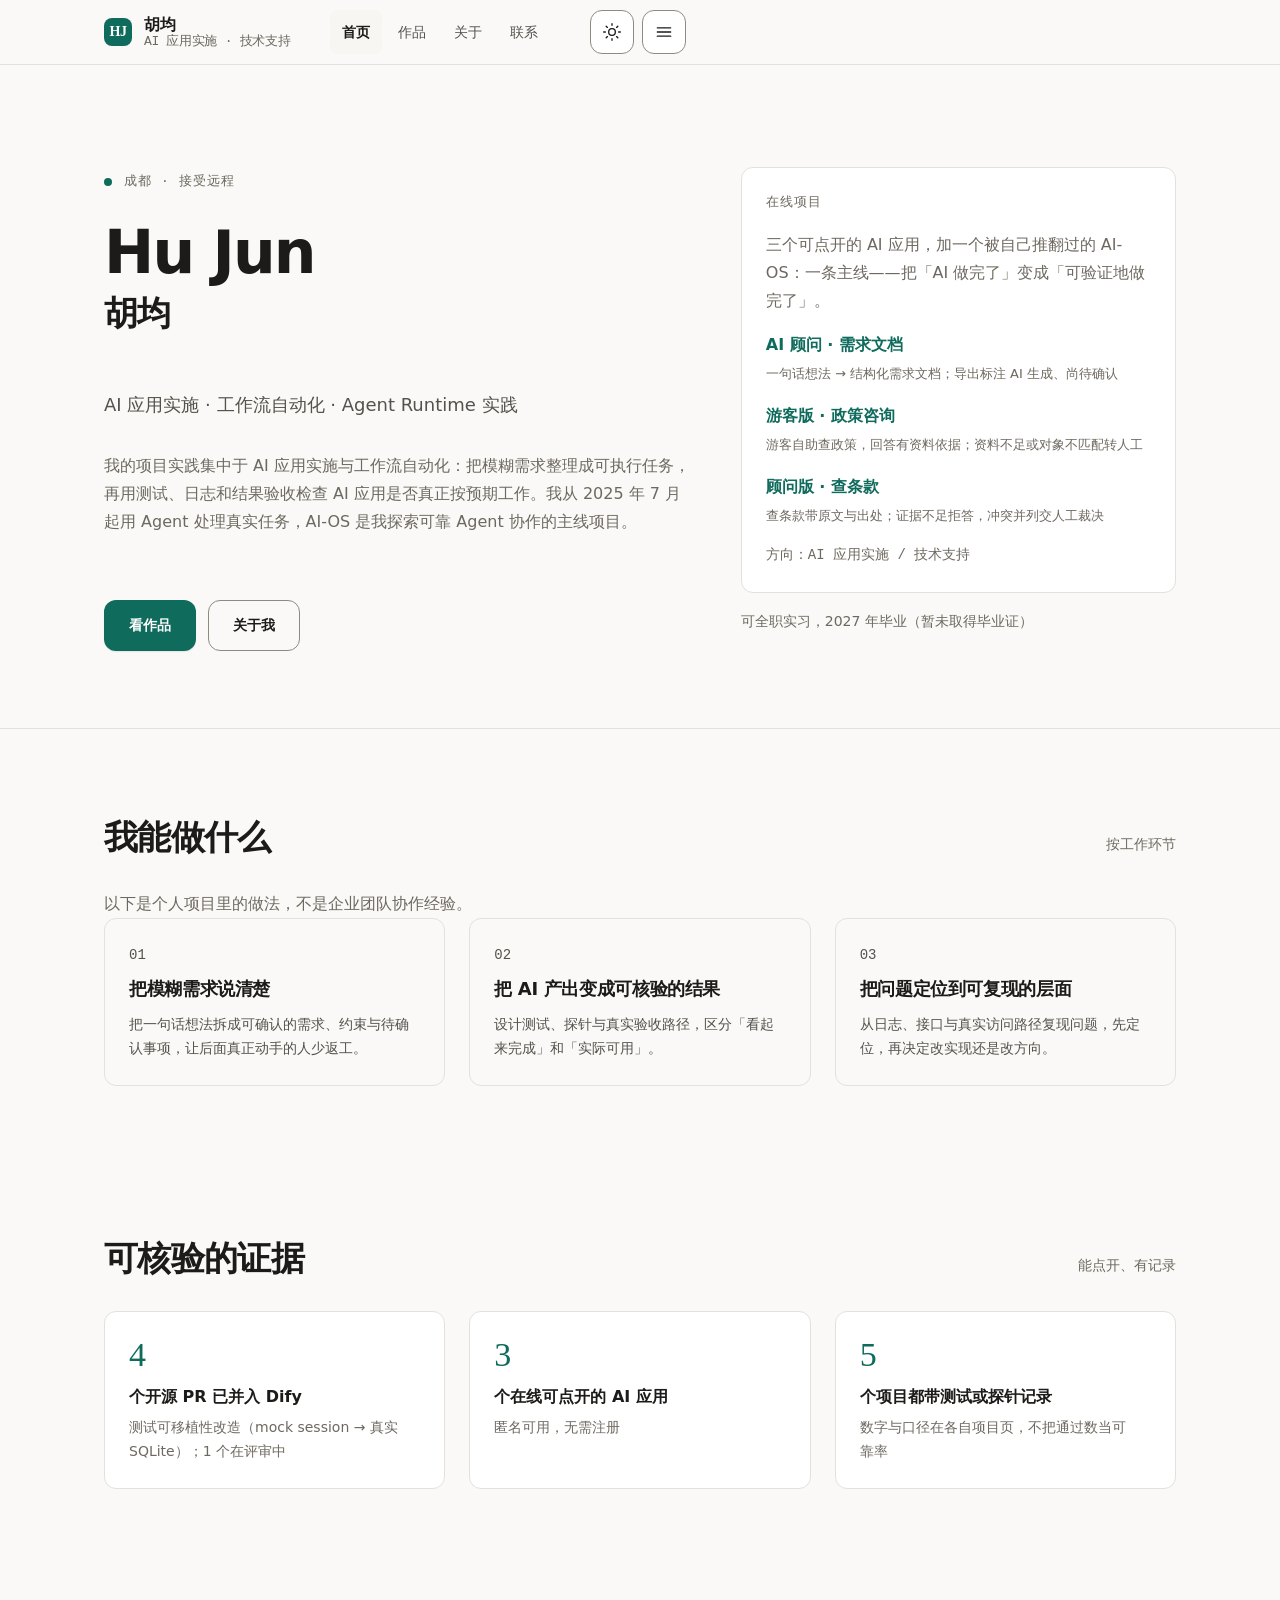
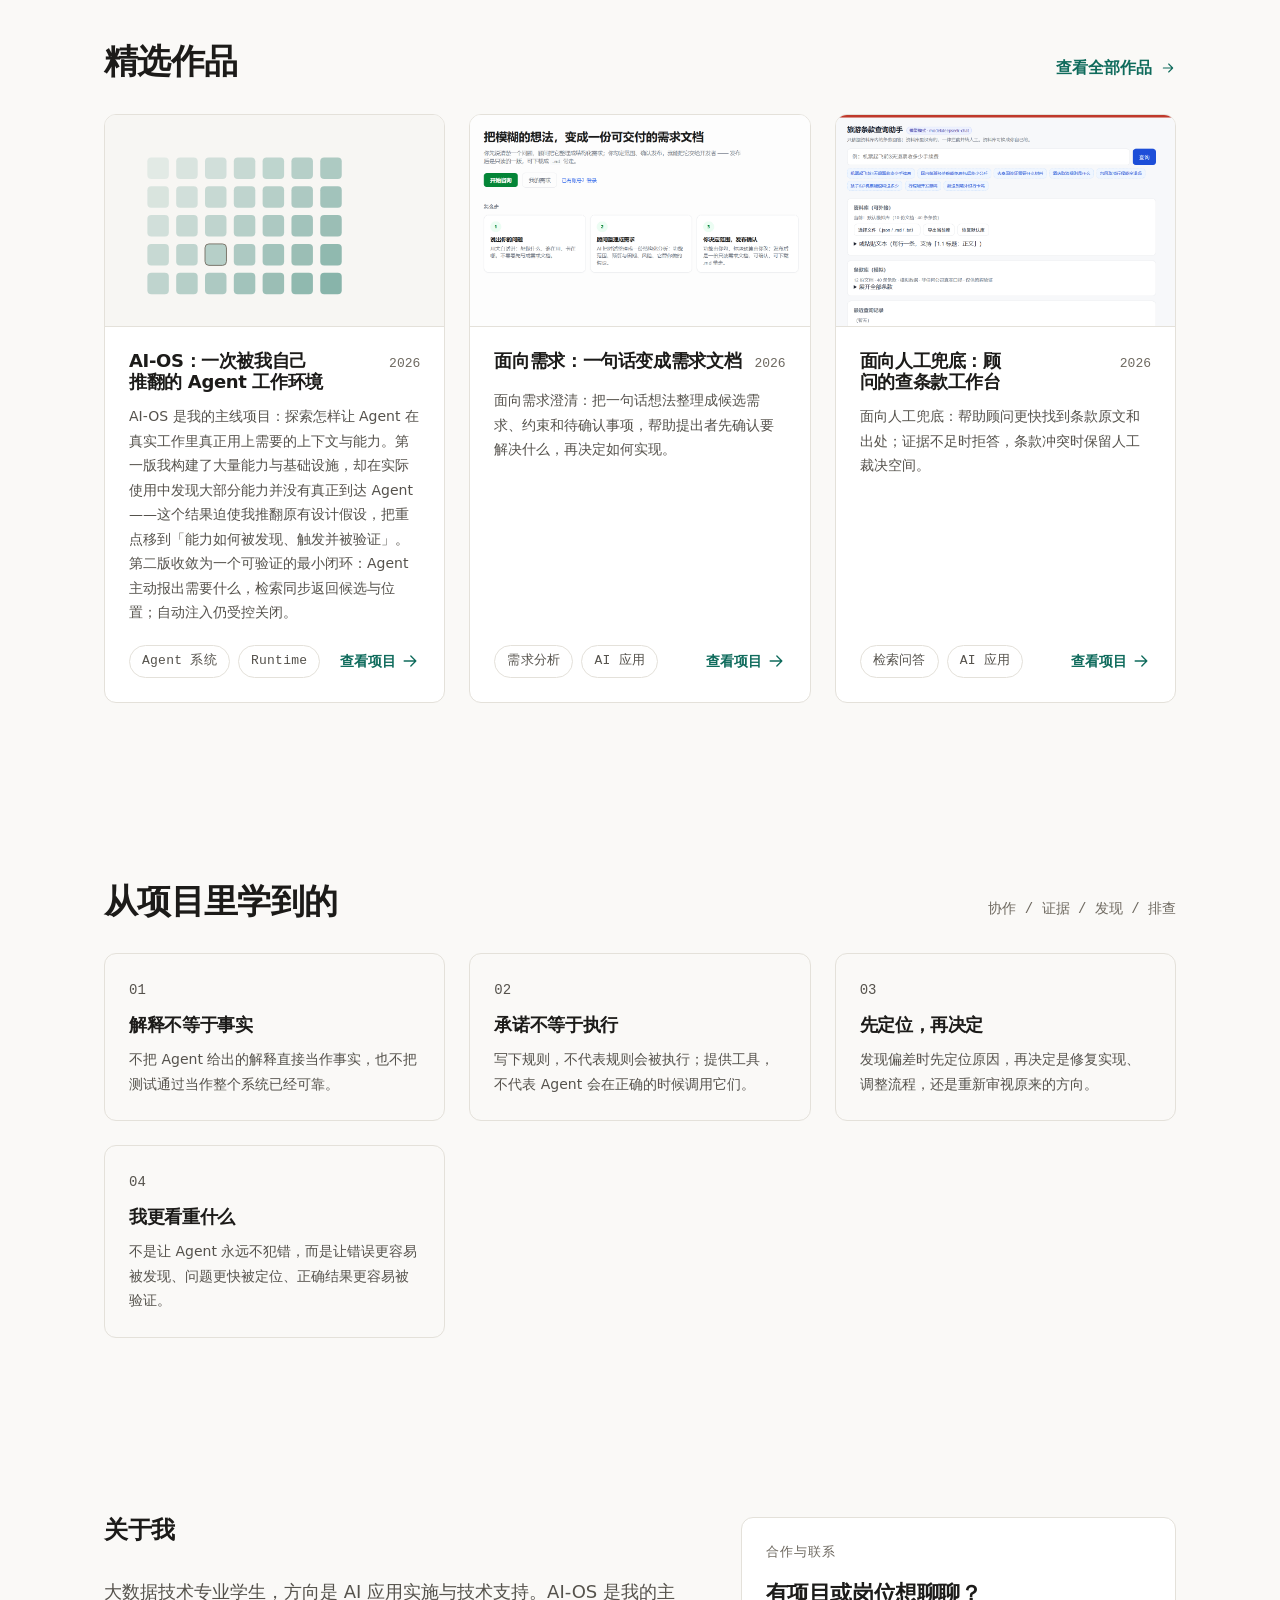
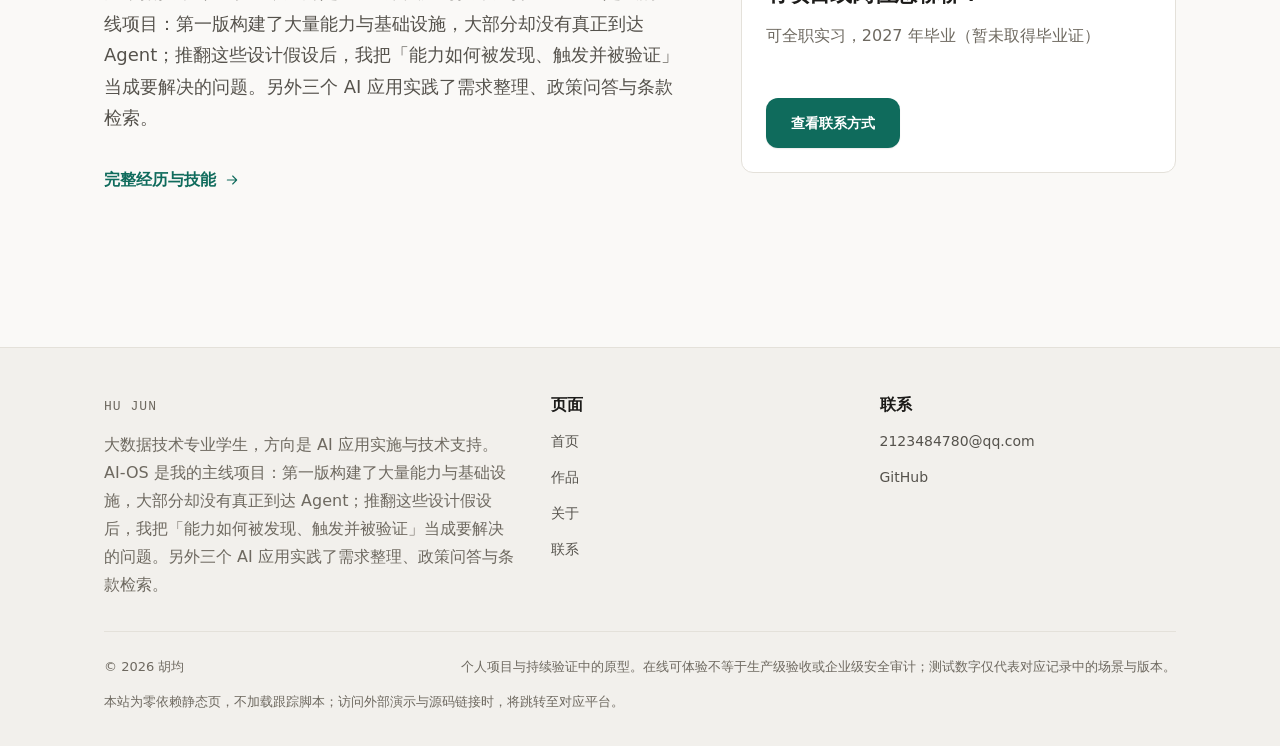
<file: index.html>
<!DOCTYPE html>
<html lang="zh-CN" data-accent="teal">
  <head>
    <meta charset="utf-8" />
    <meta name="viewport" content="width=device-width, initial-scale=1" />
    <title>胡均 · AI 应用实施与工作流自动化</title>
    <meta
      name="description"
      content="胡均（Hu Jun）的作品集：AI 应用实施、工作流自动化与 Agent 协作方法 —— 三个可点开的 AI 应用，以及一次被自己推翻又重做的主线项目 AI-OS。"
    />
    <link rel="canonical" href="https://huyanzhu.github.io/portfolio/" />
    <meta name="author" content="胡均" />
    <meta name="theme-color" content="#faf9f7" />
    <meta name="color-scheme" content="light dark" />
    <meta property="og:type" content="website" />
    <meta property="og:title" content="胡均 · AI 应用实施与工作流自动化" />
    <meta
      property="og:description"
      content="AI 应用实施、工作流自动化与 Agent 协作方法：三个可点开的 AI 应用 + 一次被推翻又重做的主线项目 AI-OS。"
    />
    <meta property="og:url" content="https://huyanzhu.github.io/portfolio/" />
    <meta property="og:image" content="https://huyanzhu.github.io/portfolio/assets/img/og-cover.svg" />
    <meta name="twitter:card" content="summary_large_image" />
    <link rel="icon" href="assets/img/favicon.svg" type="image/svg+xml" />
    <link rel="manifest" href="site.webmanifest" />
    <link rel="stylesheet" href="assets/css/tokens.css" />
    <link rel="stylesheet" href="assets/css/site.css" />
    <script>
      /* 主题预设：在样式之前决定深浅色，避免首屏闪白 */
      (function () {
        try {
          var query = /[?&]theme=(dark|light)/.exec(window.location.search);
          var t = query ? query[1] : window.localStorage.getItem("portfolio.theme");
          if (t !== "light" && t !== "dark") {
            t =
              window.matchMedia && window.matchMedia("(prefers-color-scheme: dark)").matches
                ? "dark"
                : "light";
          }
          document.documentElement.setAttribute("data-theme", t);
        } catch (err) {
          /* 读取失败时保持 CSS 默认（跟随系统） */
        }
        document.documentElement.setAttribute("data-js", "true");
      })();
    </script>
  </head>

  <body data-page="首页">
    <a class="skip-link" href="#main">跳到主要内容</a>

    <header class="nav">
      <div class="container nav__inner">
        <a class="brand" href="index.html">
          <span class="brand__mark" data-bind="profile.initials">HJ</span>
          <span class="brand__text">
            <span data-bind="profile.name">胡均</span>
            <span class="brand__sub" data-bind="profile.headline">AI 应用实施 · 技术支持</span>
          </span>
        </a>

        <nav class="nav__links" aria-label="主导航" data-render="nav-links">
          <a class="nav__link" data-nav-link href="index.html">首页</a>
          <a class="nav__link" data-nav-link href="projects.html">作品</a>
          <a class="nav__link" data-nav-link href="about.html">关于</a>
          <a class="nav__link" data-nav-link href="contact.html">联系</a>
        </nav>

        <div class="nav__actions">
          <button
            class="btn btn--icon"
            type="button"
            data-theme-toggle
            aria-label="切换主题"
          >
            <svg class="icon" data-theme-icon="light" viewBox="0 0 24 24" aria-hidden="true">
              <circle cx="12" cy="12" r="4" />
              <path d="M12 2v2M12 20v2M2 12h2M20 12h2M5 5l1.5 1.5M17.5 17.5L19 19M19 5l-1.5 1.5M6.5 17.5L5 19" />
            </svg>
            <svg class="icon" data-theme-icon="dark" viewBox="0 0 24 24" aria-hidden="true" hidden>
              <path d="M20 14.5A8 8 0 0 1 9.5 4a8.5 8.5 0 1 0 10.5 10.5z" />
            </svg>
          </button>
          <button
            class="btn btn--icon nav__toggle"
            type="button"
            data-nav-toggle
            aria-expanded="false"
            aria-controls="nav-panel"
            aria-label="打开导航菜单"
          >
            <svg class="icon" viewBox="0 0 24 24" aria-hidden="true">
              <path d="M4 7h16M4 12h16M4 17h16" />
            </svg>
          </button>
        </div>
      </div>

      <div class="nav__panel" id="nav-panel" data-nav-panel hidden>
        <div class="container">
          <ul data-render="nav-panel">
            <li><a data-nav-link href="index.html">首页</a></li>
            <li><a data-nav-link href="projects.html">作品</a></li>
            <li><a data-nav-link href="about.html">关于</a></li>
            <li><a data-nav-link href="contact.html">联系</a></li>
          </ul>
        </div>
      </div>
    </header>

    <main id="main" tabindex="-1">
      <section class="hero">
        <div class="container split">
          <div class="stack stack--lg">
            <div>
              <p class="hero__greeting eyebrow">
                <span class="dot" aria-hidden="true"></span>
                <span data-bind="profile.location">成都 · 接受远程</span>
              </p>
              <h1>
                <span class="display-name" data-bind="profile.latinName">Hu Jun</span>
                <span class="hero__cn" data-bind="profile.name">胡均</span>
              </h1>
            </div>

            <p class="lede hero__lede" data-bind="profile.tagline">
              AI 应用实施 · 工作流自动化 · Agent Runtime 实践
            </p>
            <p class="muted" data-bind="profile.intro">
              我的项目实践集中于 AI 应用实施与工作流自动化：把模糊需求整理成可执行任务，再用测试、日志和结果验收检查 AI 应用是否真正按预期工作。我从 2025 年 7 月起用 Agent 处理真实任务，AI-OS 是我探索可靠 Agent 协作的主线项目。
            </p>

            <div class="hero__cta">
              <a class="btn btn--primary" href="projects.html">
                <span class="btn__label">看作品</span>
              </a>
              <a class="btn btn--ghost" href="about.html">
                <span class="btn__label">关于我</span>
              </a>
            </div>
          </div>

          <div class="hero__aside">
            <div class="card reveal" data-render="hero-card" aria-label="在线项目与方向">
              <p class="eyebrow">在线项目</p>
            </div>
            <p class="muted text-sm" data-bind="profile.availability">
              可全职实习，2027 年毕业
            </p>
          </div>
        </div>
      </section>

      <section class="section">
        <div class="container">
          <div class="section-head">
            <h2>我能做什么</h2>
            <p class="mono muted">按工作环节</p>
          </div>
          <p class="muted">以下是个人项目里的做法，不是企业团队协作经验。</p>
          <div class="grid grid--3" data-render="capabilities">
            <div class="capability">
              <p class="capability__index">01</p>
              <h3>把模糊需求说清楚</h3>
              <p>把一句话想法拆成可确认的需求、约束与待确认事项，让后面真正动手的人少返工。</p>
            </div>
            <div class="capability">
              <p class="capability__index">02</p>
              <h3>把 AI 产出变成可核验的结果</h3>
              <p>设计测试、探针与真实验收路径，区分「看起来完成」和「实际可用」。</p>
            </div>
            <div class="capability">
              <p class="capability__index">03</p>
              <h3>把问题定位到可复现的层面</h3>
              <p>从日志、接口与真实访问路径复现问题，先定位，再决定改实现还是改方向。</p>
            </div>
          </div>
        </div>
      </section>

      <section class="section section--tight">
        <div class="container">
          <div class="section-head">
            <h2>可核验的证据</h2>
            <p class="mono muted">能点开、有记录</p>
          </div>
          <div class="grid grid--2" data-render="evidence">
            <div class="evidence">
              <p class="evidence__value">3</p>
              <p class="evidence__label">个在线可点开的 AI 应用</p>
              <p class="evidence__note">匿名可用，无需注册</p>
            </div>
            <div class="evidence">
              <p class="evidence__value">4</p>
              <p class="evidence__label">个项目都带测试或探针记录</p>
              <p class="evidence__note">数字与口径在各自项目页，不把通过数当可靠率</p>
            </div>
          </div>
        </div>
      </section>

      <section class="section">
        <div class="container">
          <div class="section-head">
            <h2>精选作品</h2>
            <a class="link-arrow" href="projects.html">
              查看全部作品
              <svg class="icon" viewBox="0 0 24 24" aria-hidden="true">
                <path d="M5 12h14M13 6l6 6-6 6" />
              </svg>
            </a>
          </div>
          <div class="grid grid--3" data-render="featured-projects">
            <a class="project-card" href="projects.html">
              <div class="project-card__media"></div>
              <div class="project-card__body">
                <div class="project-card__top"><h3 class="project-card__title">作品列表</h3></div>
                <p class="project-card__summary">打开作品页查看全部案例。</p>
              </div>
            </a>
          </div>
        </div>
      </section>

      <section class="section">
        <div class="container">
          <div class="section-head">
            <h2>从项目里学到的</h2>
            <p class="mono muted">协作 / 证据 / 发现 / 排查</p>
          </div>
          <div class="grid grid--2" data-render="learnings"></div>
        </div>
      </section>

      <section class="section">
        <div class="container split">
          <div class="stack stack--lg">
            <h2>关于我</h2>
            <p class="lede" data-bind="profile.bioShort">
              大数据技术专业学生，方向是 AI 应用实施与技术支持。AI-OS 是我的主线项目：第一版构建了大量能力与基础设施，大部分却没有真正到达 Agent；推翻这些设计假设后，我把「能力如何被发现、触发并被验证」当成要解决的问题。
            </p>
            <div>
              <a class="link-arrow" href="about.html">
                完整经历与技能
                <svg class="icon" viewBox="0 0 24 24" aria-hidden="true">
                  <path d="M5 12h14M13 6l6 6-6 6" />
                </svg>
              </a>
            </div>
          </div>

          <div class="card">
            <p class="eyebrow">合作与联系</p>
            <h2 class="text-xl">有项目或岗位想聊聊？</h2>
            <p class="muted" data-bind="profile.availability">开放全职与长期合作机会</p>
            <div class="hero__cta">
              <a class="btn btn--primary" href="contact.html">
                <span class="btn__label">查看联系方式</span>
              </a>
            </div>
          </div>
        </div>
      </section>

      <section class="section section--alt" data-writing-section hidden>
        <div class="container">
          <div class="section-head">
            <h2>写作与分享</h2>
            <p class="mono muted">技术笔记与项目复盘</p>
          </div>
          <div class="grid grid--3" data-render="writing"></div>
        </div>
      </section>
    </main>

    <footer class="footer">
      <div class="container">
        <div class="footer__grid">
          <div>
            <p class="eyebrow" data-bind="profile.latinName">Hu Jun</p>
            <p class="muted mt-3" data-bind="profile.bioShort">
              AI 应用实施 · 技术支持
            </p>
          </div>
          <div>
            <h2>页面</h2>
            <ul data-render="footer-nav">
              <li><a href="index.html">首页</a></li>
              <li><a href="projects.html">作品</a></li>
              <li><a href="about.html">关于</a></li>
              <li><a href="contact.html">联系</a></li>
            </ul>
          </div>
          <div>
            <h2>联系</h2>
            <ul>
              <li>
                <a href="mailto:2123484780@qq.com" data-contact="email-link">2123484780@qq.com</a>
              </li>
              <li><a href="https://github.com/huyanzhu" rel="noopener" target="_blank">GitHub</a></li>
            </ul>
          </div>
        </div>

        <div class="footer__bottom">
          <p>© <span data-year>2026</span> <span data-bind="profile.name">胡均</span></p>
          <p class="footer__note">
            <span data-sample-notice>个人项目与持续验证中的原型。</span>
          </p>
          <p data-footer-note>本站为零依赖静态页：无跟踪脚本、无第三方请求。</p>
        </div>
      </div>
    </footer>

    <div class="toast" data-toast role="status" hidden></div>

    <script src="assets/js/content.js"></script>
    <script src="assets/js/site.js"></script>
  </body>
</html>
</file>
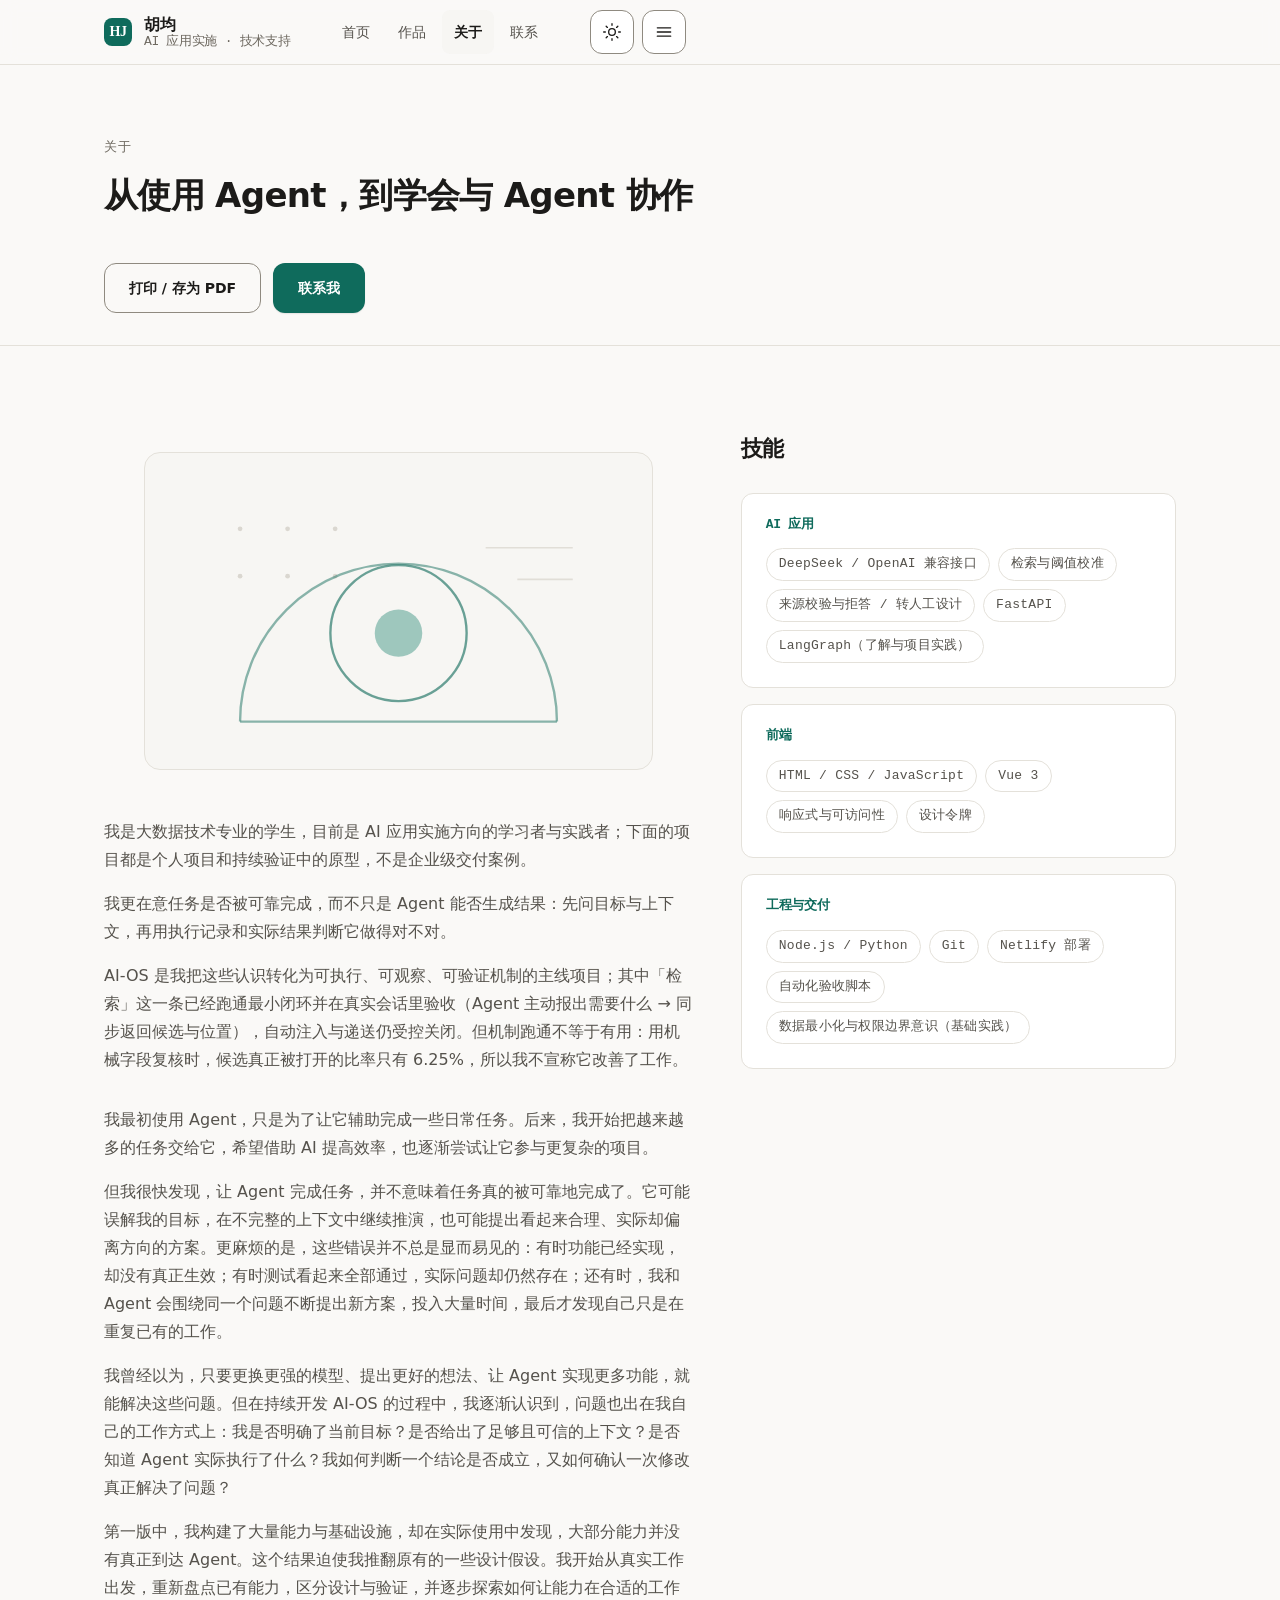
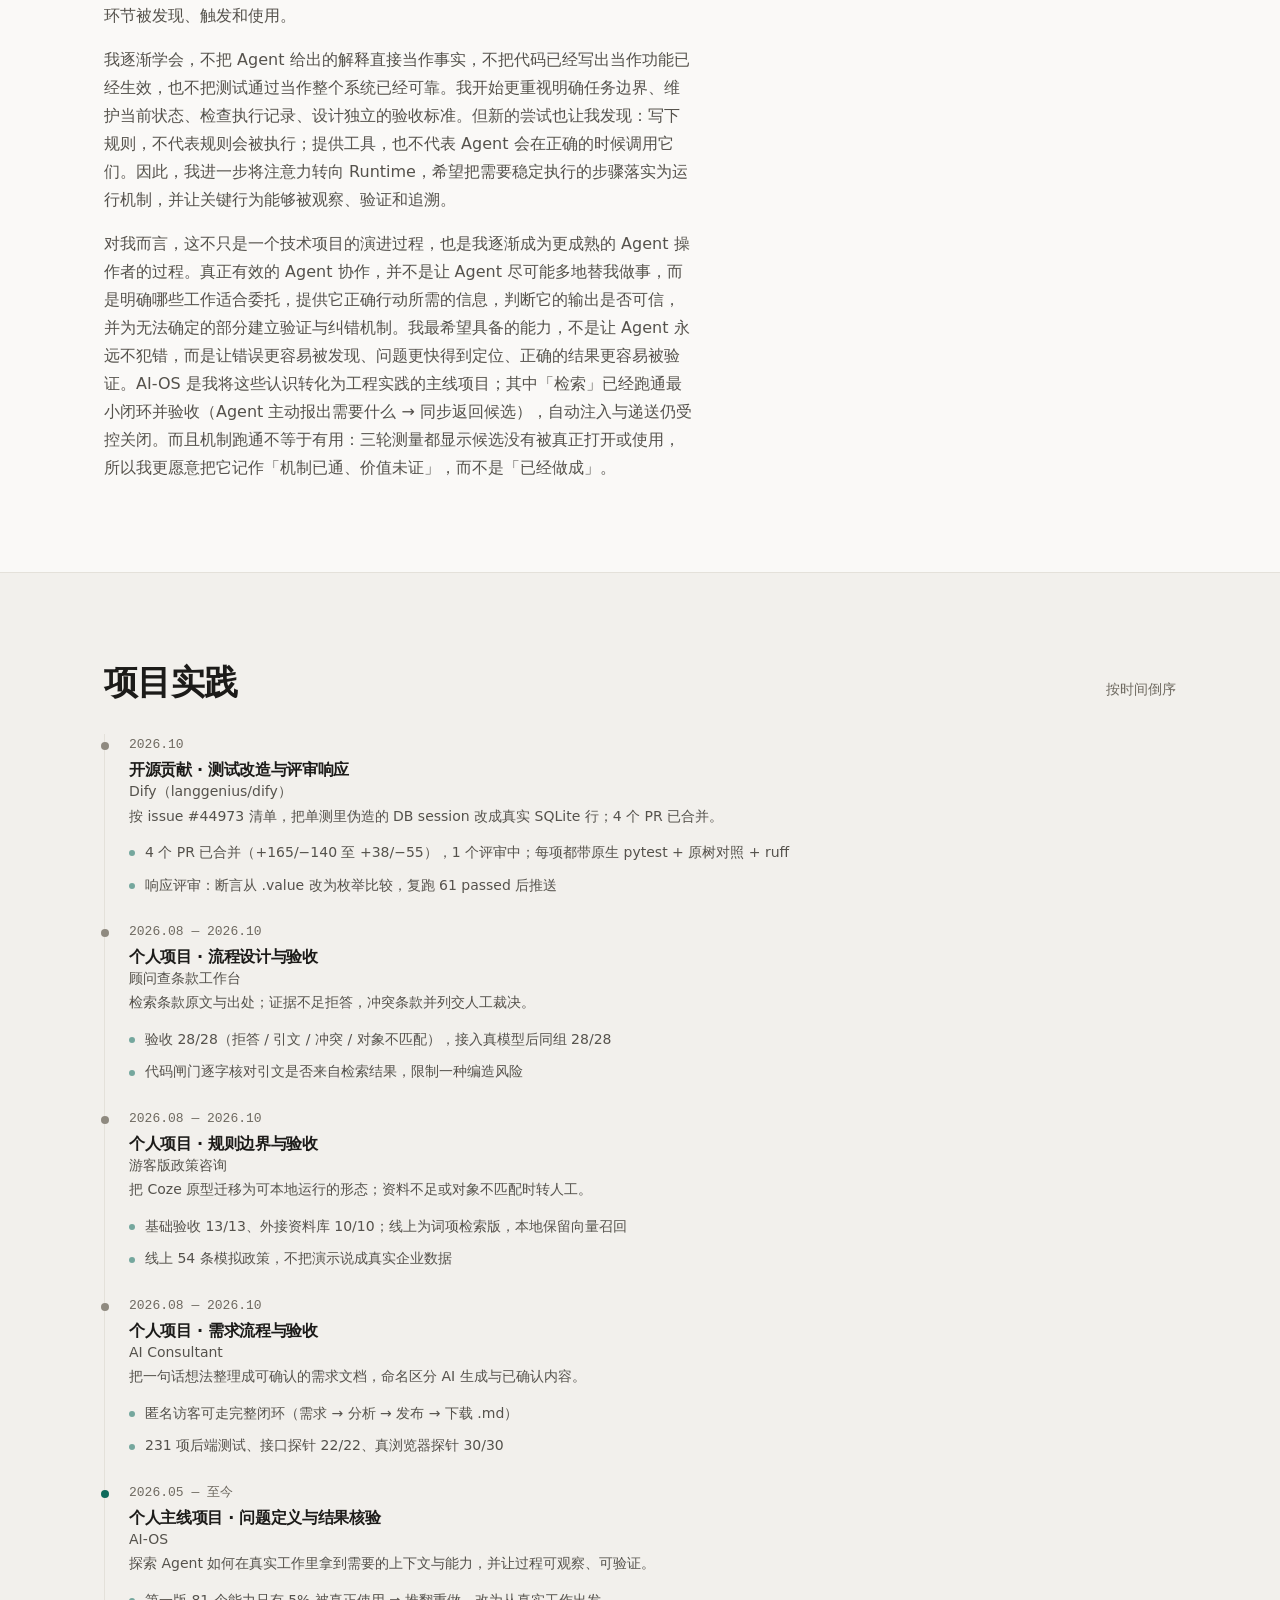
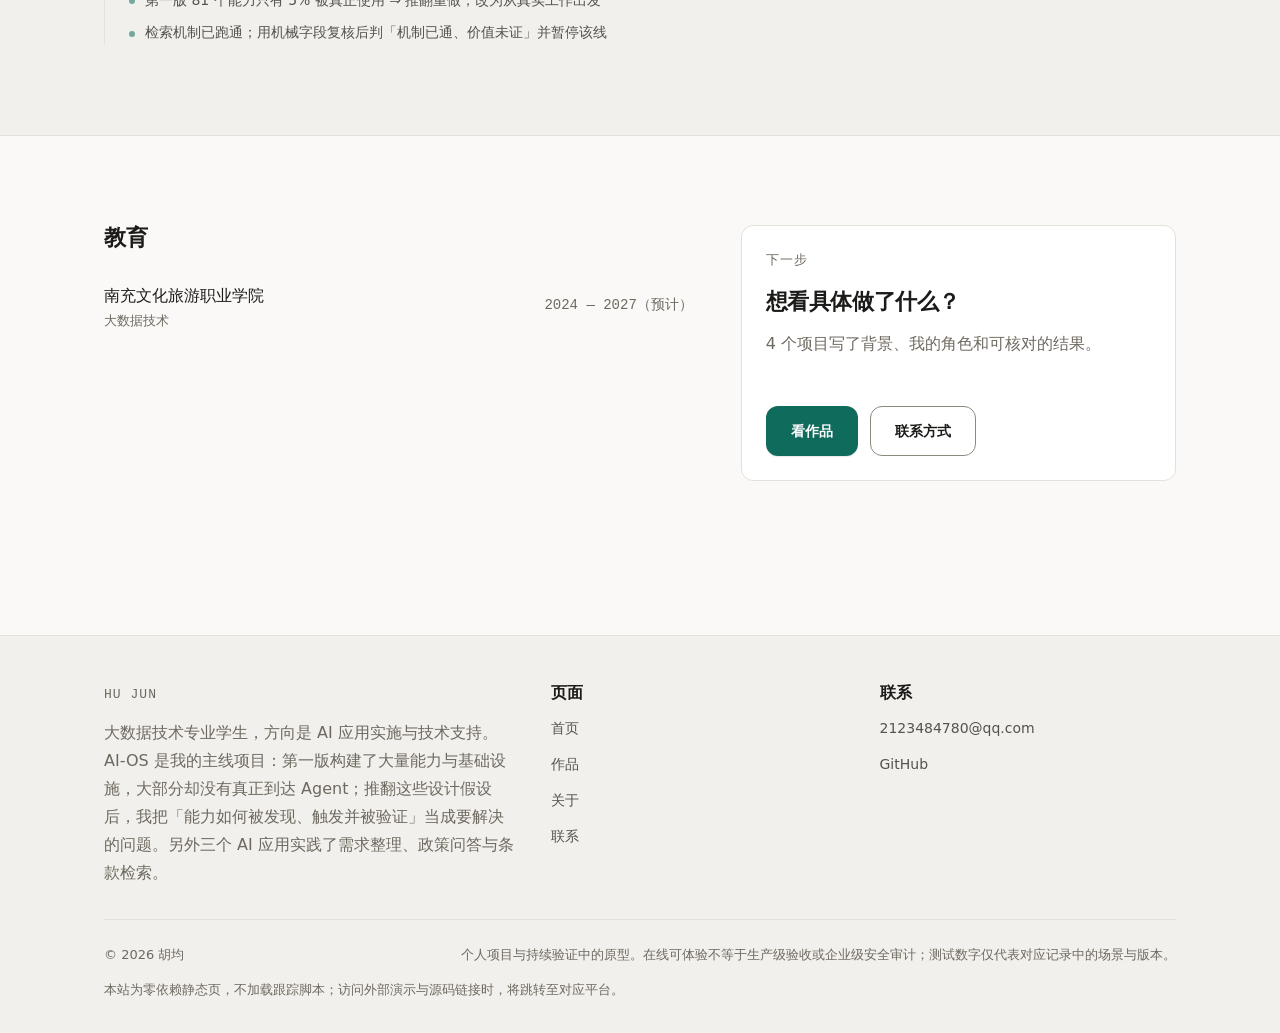
<file: about.html>
<!DOCTYPE html>
<html lang="zh-CN" data-accent="teal">
  <head>
    <meta charset="utf-8" />
    <meta name="viewport" content="width=device-width, initial-scale=1" />
    <title>关于 · 胡均</title>
    <meta
      name="description"
      content="胡均的自我介绍、技能与经历：大数据技术专业，AI 应用实施 / 技术支持方向。主线项目 AI-OS 有过一次完整推翻与重做，这段经历改变了我使用 Agent 的方式。"
    />
    <link rel="canonical" href="https://huyanzhu.github.io/portfolio/about.html" />
    <meta name="author" content="胡均" />
    <meta name="theme-color" content="#faf9f7" />
    <meta name="color-scheme" content="light dark" />
    <meta property="og:type" content="profile" />
    <meta property="og:title" content="关于 · 胡均" />
    <meta property="og:description" content="从使用 Agent，到学会与 Agent 协作：简介、技能、项目经历与教育背景。" />
    <meta property="og:url" content="https://huyanzhu.github.io/portfolio/about.html" />
    <link rel="icon" href="assets/img/favicon.svg" type="image/svg+xml" />
    <link rel="manifest" href="site.webmanifest" />
    <link rel="stylesheet" href="assets/css/tokens.css" />
    <link rel="stylesheet" href="assets/css/site.css" />
    <script>
      (function () {
        try {
          var query = /[?&]theme=(dark|light)/.exec(window.location.search);
          var t = query ? query[1] : window.localStorage.getItem("portfolio.theme");
          if (t !== "light" && t !== "dark") {
            t =
              window.matchMedia && window.matchMedia("(prefers-color-scheme: dark)").matches
                ? "dark"
                : "light";
          }
          document.documentElement.setAttribute("data-theme", t);
        } catch (err) {
          /* 读取失败时保持 CSS 默认（跟随系统） */
        }
        document.documentElement.setAttribute("data-js", "true");
      })();
    </script>
  </head>

  <body data-page="关于">
    <a class="skip-link" href="#main">跳到主要内容</a>

    <header class="nav">
      <div class="container nav__inner">
        <a class="brand" href="index.html">
          <span class="brand__mark" data-bind="profile.initials">HJ</span>
          <span class="brand__text">
            <span data-bind="profile.name">胡均</span>
            <span class="brand__sub" data-bind="profile.headline">AI 应用实施 · 技术支持</span>
          </span>
        </a>

        <nav class="nav__links" aria-label="主导航" data-render="nav-links">
          <a class="nav__link" data-nav-link href="index.html">首页</a>
          <a class="nav__link" data-nav-link href="projects.html">作品</a>
          <a class="nav__link" data-nav-link href="about.html">关于</a>
          <a class="nav__link" data-nav-link href="contact.html">联系</a>
        </nav>

        <div class="nav__actions">
          <button
            class="btn btn--icon"
            type="button"
            data-theme-toggle
            aria-label="切换主题"
          >
            <svg class="icon" data-theme-icon="light" viewBox="0 0 24 24" aria-hidden="true">
              <circle cx="12" cy="12" r="4" />
              <path d="M12 2v2M12 20v2M2 12h2M20 12h2M5 5l1.5 1.5M17.5 17.5L19 19M19 5l-1.5 1.5M6.5 17.5L5 19" />
            </svg>
            <svg class="icon" data-theme-icon="dark" viewBox="0 0 24 24" aria-hidden="true" hidden>
              <path d="M20 14.5A8 8 0 0 1 9.5 4a8.5 8.5 0 1 0 10.5 10.5z" />
            </svg>
          </button>
          <button
            class="btn btn--icon nav__toggle"
            type="button"
            data-nav-toggle
            aria-expanded="false"
            aria-controls="nav-panel"
            aria-label="打开导航菜单"
          >
            <svg class="icon" viewBox="0 0 24 24" aria-hidden="true">
              <path d="M4 7h16M4 12h16M4 17h16" />
            </svg>
          </button>
        </div>
      </div>

      <div class="nav__panel" id="nav-panel" data-nav-panel hidden>
        <div class="container">
          <ul data-render="nav-panel">
            <li><a data-nav-link href="index.html">首页</a></li>
            <li><a data-nav-link href="projects.html">作品</a></li>
            <li><a data-nav-link href="about.html">关于</a></li>
            <li><a data-nav-link href="contact.html">联系</a></li>
          </ul>
        </div>
      </div>
    </header>

    <main id="main" tabindex="-1">
      <div class="page-head">
        <div class="container stack">
          <p class="eyebrow">关于</p>
          <h1>从使用 Agent，到学会与 Agent 协作</h1>
          <div class="hero__cta">
            <button class="btn btn--ghost" type="button" data-print>
              <span class="btn__label">打印 / 存为 PDF</span>
            </button>
            <a class="btn btn--primary" href="contact.html">
              <span class="btn__label">联系我</span>
            </a>
          </div>
        </div>
      </div>

      <section class="section">
        <div class="container split">
          <div class="stack stack--lg">
            <figure class="hero-figure">
              <img
                src="assets/img/avatar.svg"
                alt="抽象几何构成的头像"
                width="640"
                height="400"
                data-bind-attr="src:profile.avatar"
              />
              
            </figure>
            <div class="prose" data-render="positioning">
              <p>我是大数据技术专业的学生，目前是 AI 应用实施方向的学习者与实践者；下面的项目都是个人项目和持续验证中的原型，不是企业级交付案例。</p>
              <p>我更在意任务是否被可靠完成，而不只是 Agent 能否生成结果：先问目标与上下文，再用执行记录和实际结果判断它做得对不对。</p>
              <p>AI-OS 是我把这些认识转化为可执行、可观察、可验证机制的主线项目；其中「检索」这一条已经跑通最小闭环并在真实会话里验收（Agent 报出需要什么，同步返回候选与位置），自动注入与递送仍受控关闭；但机制跑通不等于有用，目前还不能说它改善了工作。</p>
            </div>
            <div class="prose" data-render="bio">
              <p>
                我最初使用 Agent，只是为了让它辅助完成一些日常任务。后来把越来越多的工作交给它，也逐渐发现：它完成一件事，不等于任务被可靠地完成。AI-OS 是我将这些认识转化为工程实践的主线项目。
              </p>
            </div>
          </div>

          <aside class="stack stack--lg">
            <h2 class="text-xl">技能</h2>
            <div class="stack" data-render="skills">
              <div class="card">
                <h3 class="capability__index">前端</h3>
                <div class="tag-list"><span class="tag">TypeScript</span></div>
              </div>
            </div>
          </aside>
        </div>
      </section>

      <section class="section section--alt">
        <div class="container">
          <div class="section-head">
            <h2>项目实践</h2>
            <p class="mono muted">按时间倒序</p>
          </div>
          <ol class="timeline" data-render="timeline">
            <li class="timeline__item">
              <p class="timeline__period">2026 — 至今</p>
              <h3 class="timeline__role">项目设计与实现推进</h3>
              <p class="timeline__org">个人项目</p>
            </li>
          </ol>
        </div>
      </section>

      <section class="section">
        <div class="container split">
          <div>
            <h2 class="text-xl">教育</h2>
            <div class="mt-3" data-render="education">
              <div class="contact-row">
                <div>
                  <p class="contact-row__value">南充文化旅游职业学院</p>
                  <p class="field__hint">大数据技术</p>
                </div>
                <span class="mono muted">2024 — 2027（预计）</span>
              </div>
            </div>
          </div>

          <div class="card">
            <p class="eyebrow">下一步</p>
            <h2 class="text-xl">想看具体做了什么？</h2>
            <p class="muted">4 个项目写了背景、我的角色和可核对的结果。</p>
            <div class="hero__cta">
              <a class="btn btn--primary" href="projects.html">
                <span class="btn__label">看作品</span>
              </a>
              <a class="btn btn--ghost" href="contact.html">
                <span class="btn__label">联系方式</span>
              </a>
            </div>
          </div>
        </div>
      </section>
    </main>

    <footer class="footer">
      <div class="container">
        <div class="footer__grid">
          <div>
            <p class="eyebrow" data-bind="profile.latinName">Hu Jun</p>
            <p class="muted mt-3" data-bind="profile.bioShort">AI 应用实施 · 技术支持</p>
          </div>
          <div>
            <h2>页面</h2>
            <ul data-render="footer-nav">
              <li><a href="index.html">首页</a></li>
              <li><a href="projects.html">作品</a></li>
              <li><a href="about.html">关于</a></li>
              <li><a href="contact.html">联系</a></li>
            </ul>
          </div>
          <div>
            <h2>联系</h2>
            <ul>
              <li>
                <a href="mailto:2123484780@qq.com" data-contact="email-link">2123484780@qq.com</a>
              </li>
              <li><a href="https://github.com/huyanzhu" rel="noopener" target="_blank">GitHub</a></li>
            </ul>
          </div>
        </div>

        <div class="footer__bottom">
          <p>© <span data-year>2026</span> <span data-bind="profile.name">胡均</span></p>
          <p class="footer__note">
            <span data-sample-notice>个人项目与持续验证中的原型。</span>
          </p>
          <p data-footer-note>本站为零依赖静态页：无跟踪脚本、无第三方请求。</p>
        </div>
      </div>
    </footer>

    <div class="toast" data-toast role="status" hidden></div>

    <script src="assets/js/content.js"></script>
    <script src="assets/js/site.js"></script>
  </body>
</html>
</file>
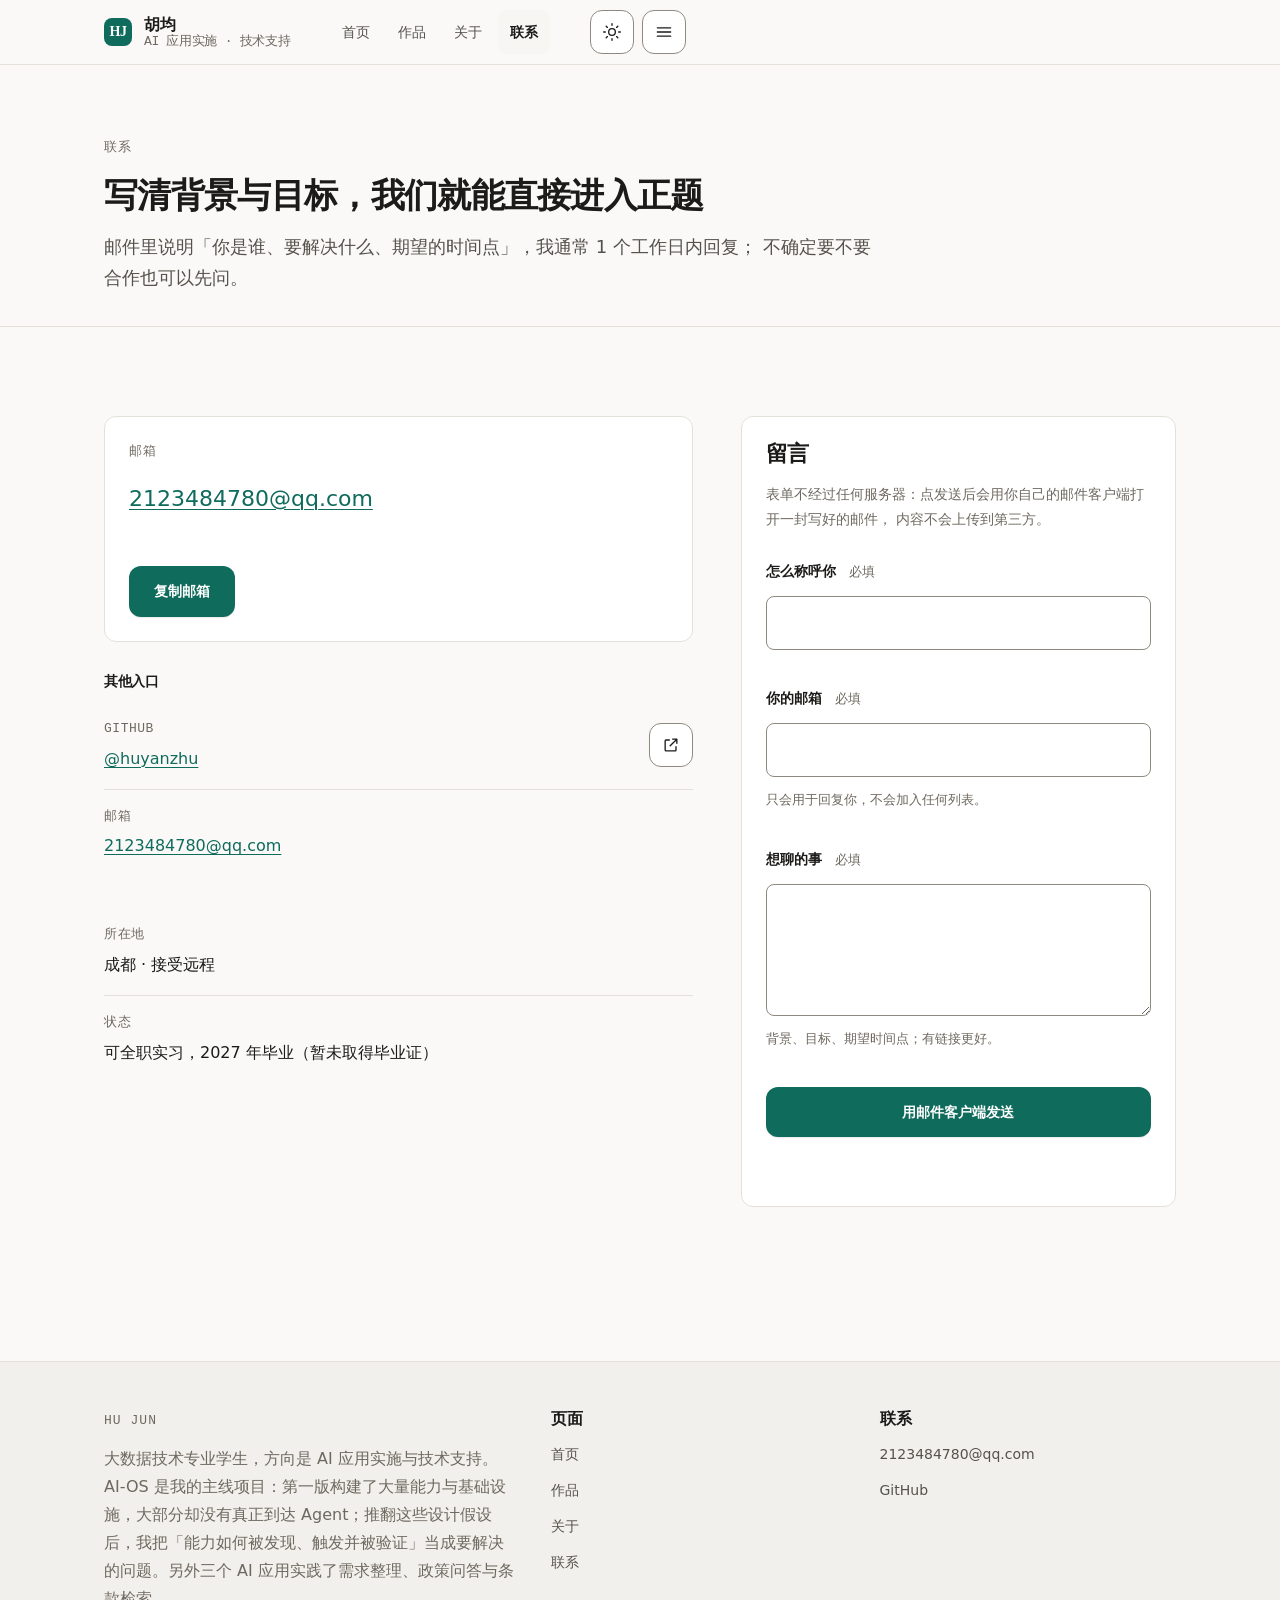
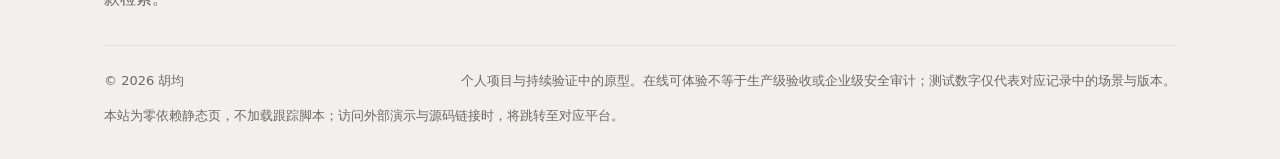
<file: contact.html>
<!DOCTYPE html>
<html lang="zh-CN" data-accent="teal">
  <head>
    <meta charset="utf-8" />
    <meta name="viewport" content="width=device-width, initial-scale=1" />
    <title>联系 · 胡均</title>
    <meta
      name="description"
      content="联系胡均：2123484780@qq.com · GitHub @huyanzhu。寻找 AI 应用 / 技术支持方向机会，可全职投入。"
    />
    <link rel="canonical" href="https://huyanzhu.github.io/portfolio/contact.html" />
    <meta name="author" content="胡均" />
    <meta name="theme-color" content="#faf9f7" />
    <meta name="color-scheme" content="light dark" />
    <meta property="og:type" content="website" />
    <meta property="og:title" content="联系 · 胡均" />
    <meta property="og:description" content="邮箱、GitHub 与留言表单。" />
    <meta property="og:url" content="https://huyanzhu.github.io/portfolio/contact.html" />
    <link rel="icon" href="assets/img/favicon.svg" type="image/svg+xml" />
    <link rel="manifest" href="site.webmanifest" />
    <link rel="stylesheet" href="assets/css/tokens.css" />
    <link rel="stylesheet" href="assets/css/site.css" />
    <script>
      (function () {
        try {
          var query = /[?&]theme=(dark|light)/.exec(window.location.search);
          var t = query ? query[1] : window.localStorage.getItem("portfolio.theme");
          if (t !== "light" && t !== "dark") {
            t =
              window.matchMedia && window.matchMedia("(prefers-color-scheme: dark)").matches
                ? "dark"
                : "light";
          }
          document.documentElement.setAttribute("data-theme", t);
        } catch (err) {
          /* 读取失败时保持 CSS 默认（跟随系统） */
        }
        document.documentElement.setAttribute("data-js", "true");
      })();
    </script>
  </head>

  <body data-page="联系">
    <a class="skip-link" href="#main">跳到主要内容</a>

    <header class="nav">
      <div class="container nav__inner">
        <a class="brand" href="index.html">
          <span class="brand__mark" data-bind="profile.initials">HJ</span>
          <span class="brand__text">
            <span data-bind="profile.name">胡均</span>
            <span class="brand__sub" data-bind="profile.headline">AI 应用实施 · 技术支持</span>
          </span>
        </a>

        <nav class="nav__links" aria-label="主导航" data-render="nav-links">
          <a class="nav__link" data-nav-link href="index.html">首页</a>
          <a class="nav__link" data-nav-link href="projects.html">作品</a>
          <a class="nav__link" data-nav-link href="about.html">关于</a>
          <a class="nav__link" data-nav-link href="contact.html">联系</a>
        </nav>

        <div class="nav__actions">
          <button
            class="btn btn--icon"
            type="button"
            data-theme-toggle
            aria-label="切换主题"
          >
            <svg class="icon" data-theme-icon="light" viewBox="0 0 24 24" aria-hidden="true">
              <circle cx="12" cy="12" r="4" />
              <path d="M12 2v2M12 20v2M2 12h2M20 12h2M5 5l1.5 1.5M17.5 17.5L19 19M19 5l-1.5 1.5M6.5 17.5L5 19" />
            </svg>
            <svg class="icon" data-theme-icon="dark" viewBox="0 0 24 24" aria-hidden="true" hidden>
              <path d="M20 14.5A8 8 0 0 1 9.5 4a8.5 8.5 0 1 0 10.5 10.5z" />
            </svg>
          </button>
          <button
            class="btn btn--icon nav__toggle"
            type="button"
            data-nav-toggle
            aria-expanded="false"
            aria-controls="nav-panel"
            aria-label="打开导航菜单"
          >
            <svg class="icon" viewBox="0 0 24 24" aria-hidden="true">
              <path d="M4 7h16M4 12h16M4 17h16" />
            </svg>
          </button>
        </div>
      </div>

      <div class="nav__panel" id="nav-panel" data-nav-panel hidden>
        <div class="container">
          <ul data-render="nav-panel">
            <li><a data-nav-link href="index.html">首页</a></li>
            <li><a data-nav-link href="projects.html">作品</a></li>
            <li><a data-nav-link href="about.html">关于</a></li>
            <li><a data-nav-link href="contact.html">联系</a></li>
          </ul>
        </div>
      </div>
    </header>

    <main id="main" tabindex="-1">
      <div class="page-head">
        <div class="container stack">
          <p class="eyebrow">联系</p>
          <h1>写清背景与目标，我们就能直接进入正题</h1>
          <p class="lede">
            邮件里说明「你是谁、要解决什么、期望的时间点」，我通常 1 个工作日内回复；
            不确定要不要合作也可以先问。
          </p>
        </div>
      </div>

      <section class="section">
        <div class="container split">
          <div class="stack stack--lg">
            <div class="card">
              <p class="contact-row__label">邮箱</p>
              <p class="text-xl">
                <a href="mailto:2123484780@qq.com" data-contact="email-link">2123484780@qq.com</a>
              </p>
              <div class="hero__cta">
                <button class="btn btn--primary" type="button" data-contact="copy-email">
                  <span class="btn__label">复制邮箱</span>
                </button>
              </div>
            </div>

            <div>
              <h2 class="text-sm">其他入口</h2>
              <div class="mt-3" data-render="socials">
                <div class="contact-row">
                  <div>
                    <p class="contact-row__label">GitHub</p>
                    <p class="contact-row__value">
                      <a href="https://github.com/huyanzhu" rel="noopener" target="_blank">@huyanzhu</a>
                    </p>
                  </div>
                </div>
              </div>
            </div>

            <div data-render="contact-meta">
              <div class="contact-row">
                <div>
                  <p class="contact-row__label">所在地</p>
                  <p class="contact-row__value">成都 · 接受远程</p>
                </div>
              </div>
            </div>
          </div>

          <div class="card">
            <h2 class="text-xl">留言</h2>
            <p class="muted text-sm">
              表单不经过任何服务器：点发送后会用你自己的邮件客户端打开一封写好的邮件，
              内容不会上传到第三方。
            </p>

            <form
              class="form mt-3"
              data-contact-form
              action="mailto:2123484780@qq.com"
              method="post"
              enctype="text/plain"
            >
              <div class="field">
                <label for="contact-name">怎么称呼你 <span class="field__required" aria-hidden="true">必填</span></label>
                <input
                  id="contact-name"
                  name="name"
                  type="text"
                  autocomplete="name"
                  required
                  aria-describedby="contact-name-error"
                />
                <p class="field__error" id="contact-name-error" aria-live="polite"></p>
              </div>

              <div class="field">
                <label for="contact-email">你的邮箱 <span class="field__required" aria-hidden="true">必填</span></label>
                <input
                  id="contact-email"
                  name="email"
                  type="email"
                  autocomplete="email"
                  required
                  aria-describedby="contact-email-hint contact-email-error"
                />
                <p class="field__hint" id="contact-email-hint">只会用于回复你，不会加入任何列表。</p>
                <p class="field__error" id="contact-email-error" aria-live="polite"></p>
              </div>

              <div class="field">
                <label for="contact-message">想聊的事 <span class="field__required" aria-hidden="true">必填</span></label>
                <textarea
                  id="contact-message"
                  name="message"
                  required
                  minlength="10"
                  aria-describedby="contact-message-hint contact-message-error"
                ></textarea>
                <p class="field__hint" id="contact-message-hint">背景、目标、期望时间点；有链接更好。</p>
                <p class="field__error" id="contact-message-error" aria-live="polite"></p>
              </div>

              <button class="btn btn--primary" type="submit">
                <span class="btn__label">用邮件客户端发送</span>
              </button>
              <p class="form__status" data-form-status aria-live="polite"></p>
            </form>
          </div>
        </div>
      </section>
    </main>

    <footer class="footer">
      <div class="container">
        <div class="footer__grid">
          <div>
            <p class="eyebrow" data-bind="profile.latinName">Hu Jun</p>
            <p class="muted mt-3" data-bind="profile.bioShort">AI 应用实施 · 技术支持</p>
          </div>
          <div>
            <h2>页面</h2>
            <ul data-render="footer-nav">
              <li><a href="index.html">首页</a></li>
              <li><a href="projects.html">作品</a></li>
              <li><a href="about.html">关于</a></li>
              <li><a href="contact.html">联系</a></li>
            </ul>
          </div>
          <div>
            <h2>联系</h2>
            <ul>
              <li>
                <a href="mailto:2123484780@qq.com" data-contact="email-link">2123484780@qq.com</a>
              </li>
              <li><a href="https://github.com/huyanzhu" rel="noopener" target="_blank">GitHub</a></li>
            </ul>
          </div>
        </div>

        <div class="footer__bottom">
          <p>© <span data-year>2026</span> <span data-bind="profile.name">胡均</span></p>
          <p class="footer__note">
            <span data-sample-notice>个人项目与持续验证中的原型。</span>
          </p>
          <p data-footer-note>本站为零依赖静态页：无跟踪脚本、无第三方请求。</p>
        </div>
      </div>
    </footer>

    <div class="toast" data-toast role="status" hidden></div>

    <script src="assets/js/content.js"></script>
    <script src="assets/js/site.js"></script>
  </body>
</html>
</file>
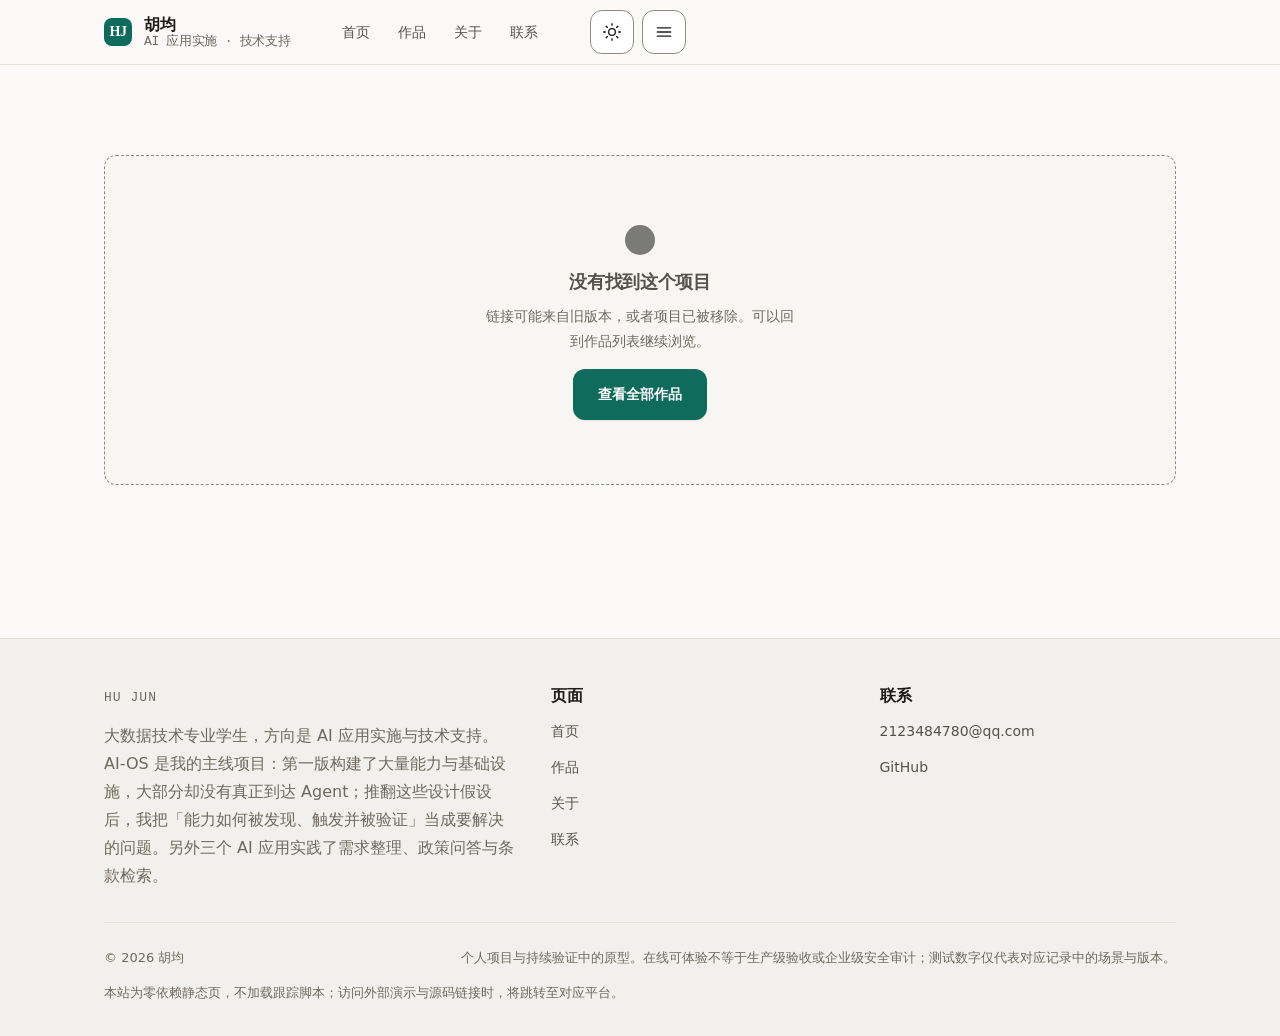
<file: project.html>
<!DOCTYPE html>
<html lang="zh-CN" data-accent="teal">
  <head>
    <meta charset="utf-8" />
    <meta name="viewport" content="width=device-width, initial-scale=1" />
    <title>项目 · 胡均</title>
    <meta name="description" content="项目详情：这是什么、给谁用 / 怎么做 / 做到哪一步。" />
    <link rel="canonical" href="https://huyanzhu.github.io/portfolio/project.html" />
    <meta name="author" content="胡均" />
    <meta name="theme-color" content="#faf9f7" />
    <meta name="color-scheme" content="light dark" />
    <meta property="og:type" content="article" />
    <meta property="og:title" content="项目 · 胡均" />
    <meta property="og:description" content="项目详情：这是什么、给谁用 / 怎么做 / 做到哪一步。" />
    <meta property="og:url" content="https://huyanzhu.github.io/portfolio/project.html" />
    <link rel="icon" href="assets/img/favicon.svg" type="image/svg+xml" />
    <link rel="manifest" href="site.webmanifest" />
    <link rel="stylesheet" href="assets/css/tokens.css" />
    <link rel="stylesheet" href="assets/css/site.css" />
    <script>
      (function () {
        try {
          var query = /[?&]theme=(dark|light)/.exec(window.location.search);
          var t = query ? query[1] : window.localStorage.getItem("portfolio.theme");
          if (t !== "light" && t !== "dark") {
            t =
              window.matchMedia && window.matchMedia("(prefers-color-scheme: dark)").matches
                ? "dark"
                : "light";
          }
          document.documentElement.setAttribute("data-theme", t);
        } catch (err) {
          /* 读取失败时保持 CSS 默认（跟随系统） */
        }
        document.documentElement.setAttribute("data-js", "true");
      })();
    </script>
  </head>

  <body data-page="项目">
    <a class="skip-link" href="#main">跳到主要内容</a>

    <header class="nav">
      <div class="container nav__inner">
        <a class="brand" href="index.html">
          <span class="brand__mark" data-bind="profile.initials">HJ</span>
          <span class="brand__text">
            <span data-bind="profile.name">胡均</span>
            <span class="brand__sub" data-bind="profile.headline">AI 应用实施 · 技术支持</span>
          </span>
        </a>

        <nav class="nav__links" aria-label="主导航" data-render="nav-links">
          <a class="nav__link" data-nav-link href="index.html">首页</a>
          <a class="nav__link" data-nav-link href="projects.html">作品</a>
          <a class="nav__link" data-nav-link href="about.html">关于</a>
          <a class="nav__link" data-nav-link href="contact.html">联系</a>
        </nav>

        <div class="nav__actions">
          <button
            class="btn btn--icon"
            type="button"
            data-theme-toggle
            aria-label="切换主题"
          >
            <svg class="icon" data-theme-icon="light" viewBox="0 0 24 24" aria-hidden="true">
              <circle cx="12" cy="12" r="4" />
              <path d="M12 2v2M12 20v2M2 12h2M20 12h2M5 5l1.5 1.5M17.5 17.5L19 19M19 5l-1.5 1.5M6.5 17.5L5 19" />
            </svg>
            <svg class="icon" data-theme-icon="dark" viewBox="0 0 24 24" aria-hidden="true" hidden>
              <path d="M20 14.5A8 8 0 0 1 9.5 4a8.5 8.5 0 1 0 10.5 10.5z" />
            </svg>
          </button>
          <button
            class="btn btn--icon nav__toggle"
            type="button"
            data-nav-toggle
            aria-expanded="false"
            aria-controls="nav-panel"
            aria-label="打开导航菜单"
          >
            <svg class="icon" viewBox="0 0 24 24" aria-hidden="true">
              <path d="M4 7h16M4 12h16M4 17h16" />
            </svg>
          </button>
        </div>
      </div>

      <div class="nav__panel" id="nav-panel" data-nav-panel hidden>
        <div class="container">
          <ul data-render="nav-panel">
            <li><a data-nav-link href="index.html">首页</a></li>
            <li><a data-nav-link href="projects.html">作品</a></li>
            <li><a data-nav-link href="about.html">关于</a></li>
            <li><a data-nav-link href="contact.html">联系</a></li>
          </ul>
        </div>
      </div>
    </header>

    <main id="main" tabindex="-1">
      <div data-render="project-detail">
        <div class="page-head">
          <div class="container stack">
            <p>
              <a class="link-arrow" href="projects.html">
                <svg class="icon" viewBox="0 0 24 24" aria-hidden="true">
                  <path d="M19 12H5M11 6l-6 6 6 6" />
                </svg>
                全部作品
              </a>
            </p>
            <p class="eyebrow" data-detail="year">—</p>
            <h1 data-detail="title">请从作品列表打开一个项目</h1>
            <p class="lede" data-detail="summary">
              从作品列表进入任意项目，这里会显示它的问题、我做了什么、关键决策、如何验证以及已知限制。
            </p>
            <div class="detail-cta" data-detail="demo-cta" hidden></div>
            <p class="muted text-sm" data-detail="demo-note" hidden></p>
            <div class="tag-list" data-detail="tags"></div>
          </div>
        </div>

        <section class="section section--tight">
          <div class="container">
            <figure class="hero-figure">
              <img data-detail="cover" src="assets/img/og-cover.svg" alt="" hidden />
            </figure>
          </div>
        </section>

        <section class="section">
          <div class="container split">
            <div class="prose">
              <h2>用户与场景</h2>
              <p data-detail="background">—</p>
              <div data-flow-block>
                <h2>实现链路</h2>
                <ol class="flow" data-detail="flow" role="list">
                  <li class="flow__step">—</li>
                </ol>
              </div>
              <h2>我做了什么</h2>
              <p data-detail="contribution">—</p>
              <h2>我的判断与取舍</h2>
              <p data-detail="decisions">—</p>
              <h2>如何验证</h2>
              <p data-detail="verification">—</p>
              <h2>结果与限制</h2>
              <p data-detail="outcome">—</p>
              <h2>下一步</h2>
              <p data-detail="next">—</p>
            </div>

            <aside class="stack stack--lg">
              <dl class="meta-grid" aria-label="项目信息">
                <div>
                  <dt>年份</dt>
                  <dd data-detail="year">—</dd>
                </div>
                <div>
                  <dt>我的角色</dt>
                  <dd data-detail="role">—</dd>
                </div>
              </dl>

              <div class="card" data-detail="highlights-wrap">
                <h2 class="text-xl">关键做法</h2>
                <ul class="bullet-list" data-detail="highlights">
                  <li>—</li>
                </ul>
              </div>

              <div class="card" data-detail="evidence-wrap" hidden>
                <h2 class="text-xl">验证材料</h2>
                <ul class="bullet-list" data-detail="evidence"></ul>
              </div>

              <div class="stack" data-detail="links-wrap">
                <h2 class="text-xl">相关链接</h2>
                <div class="tag-list" data-detail="links"></div>
              </div>
            </aside>
          </div>

          <div class="container pager" data-detail="pager"></div>
        </section>
      </div>

      <section class="section" data-render="project-missing" hidden>
        <div class="container">
          <div class="empty">
            <svg class="empty__icon" viewBox="0 0 24 24" aria-hidden="true" focusable="false">
              <circle cx="12" cy="12" r="9" />
              <path d="M15.5 8.5l-2 5-5 2 2-5z" />
            </svg>
            <h3>没有找到这个项目</h3>
            <p>链接可能来自旧版本，或者项目已被移除。可以回到作品列表继续浏览。</p>
            <a class="btn btn--primary" href="projects.html">
              <span class="btn__label">查看全部作品</span>
            </a>
          </div>
        </div>
      </section>
    </main>

    <footer class="footer">
      <div class="container">
        <div class="footer__grid">
          <div>
            <p class="eyebrow" data-bind="profile.latinName">Hu Jun</p>
            <p class="muted mt-3" data-bind="profile.bioShort">AI 应用实施 · 技术支持</p>
          </div>
          <div>
            <h2>页面</h2>
            <ul data-render="footer-nav">
              <li><a href="index.html">首页</a></li>
              <li><a href="projects.html">作品</a></li>
              <li><a href="about.html">关于</a></li>
              <li><a href="contact.html">联系</a></li>
            </ul>
          </div>
          <div>
            <h2>联系</h2>
            <ul>
              <li>
                <a href="mailto:2123484780@qq.com" data-contact="email-link">2123484780@qq.com</a>
              </li>
              <li><a href="https://github.com/huyanzhu" rel="noopener" target="_blank">GitHub</a></li>
            </ul>
          </div>
        </div>

        <div class="footer__bottom">
          <p>© <span data-year>2026</span> <span data-bind="profile.name">胡均</span></p>
          <p class="footer__note">
            <span data-sample-notice>个人项目与持续验证中的原型。</span>
          </p>
          <p data-footer-note>本站为零依赖静态页：无跟踪脚本、无第三方请求。</p>
        </div>
      </div>
    </footer>

    <div class="toast" data-toast role="status" hidden></div>

    <script src="assets/js/content.js"></script>
    <script src="assets/js/site.js"></script>
  </body>
</html>
</file>
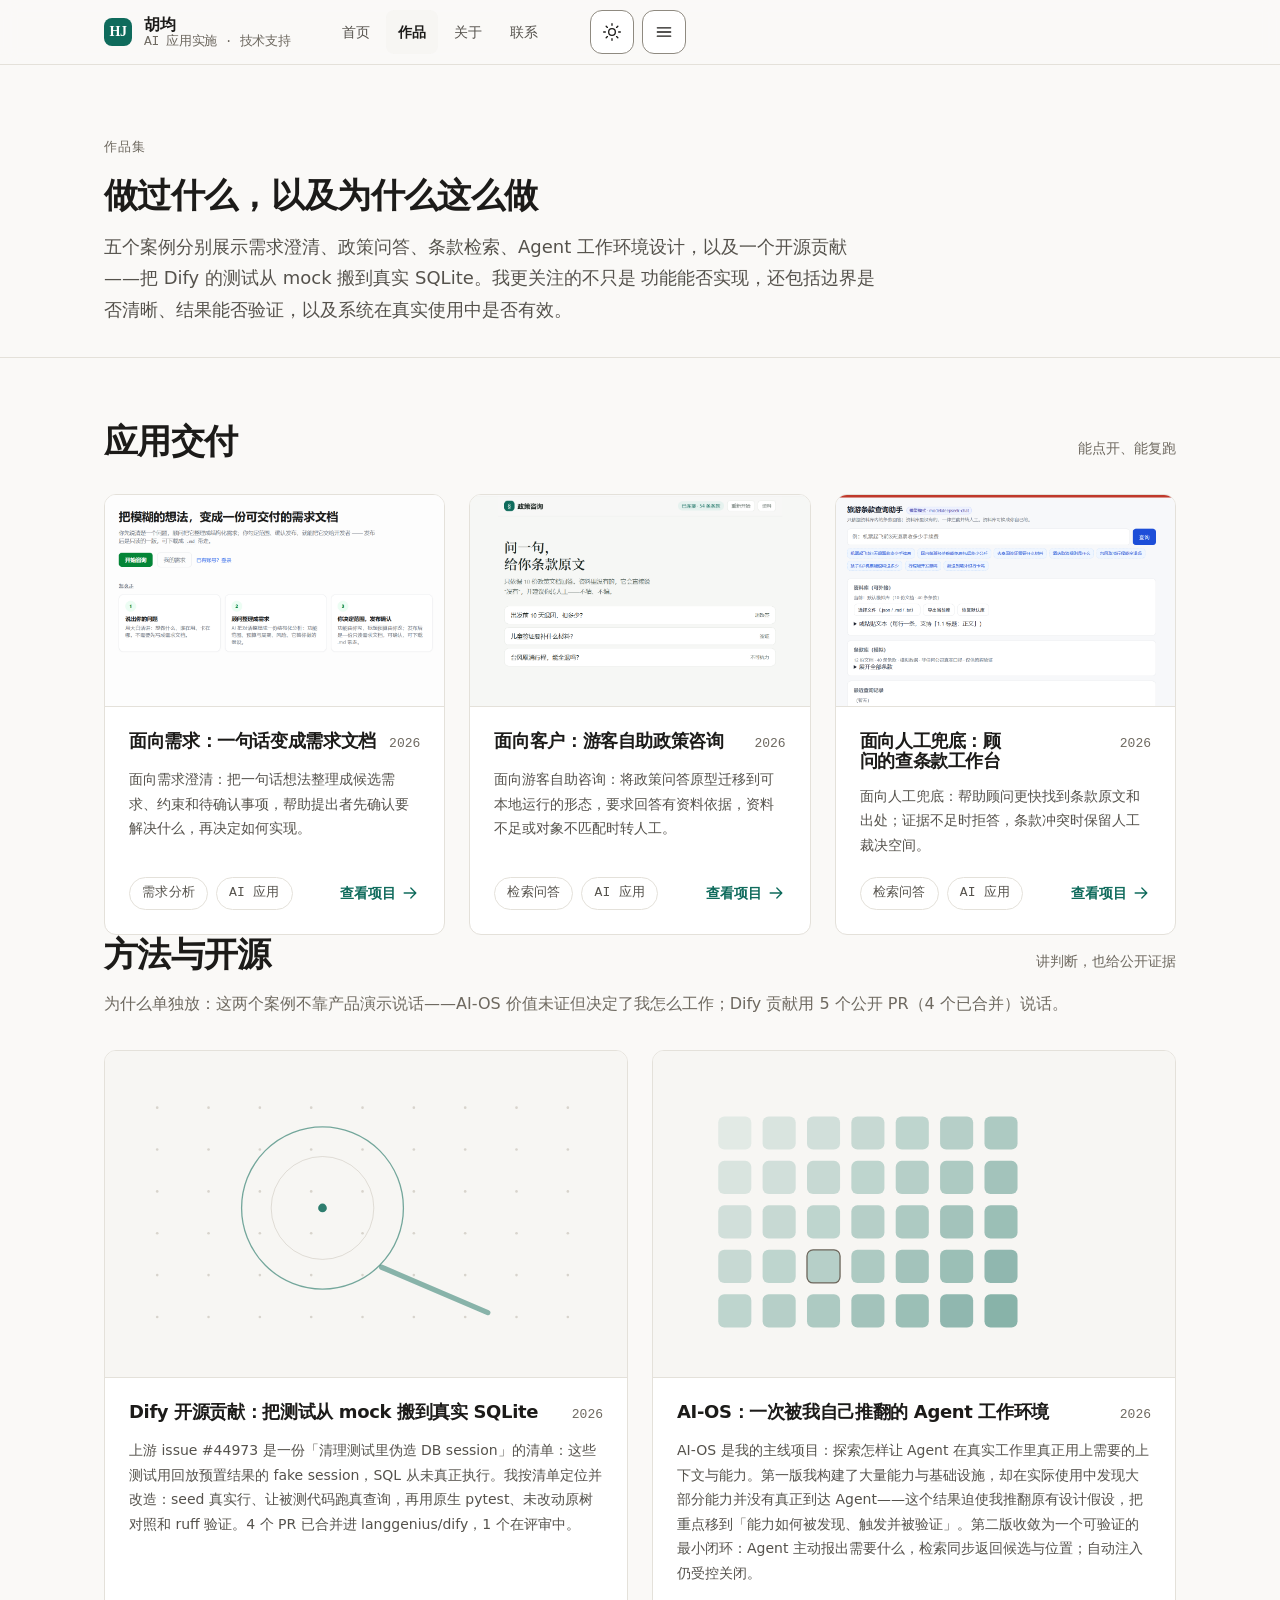
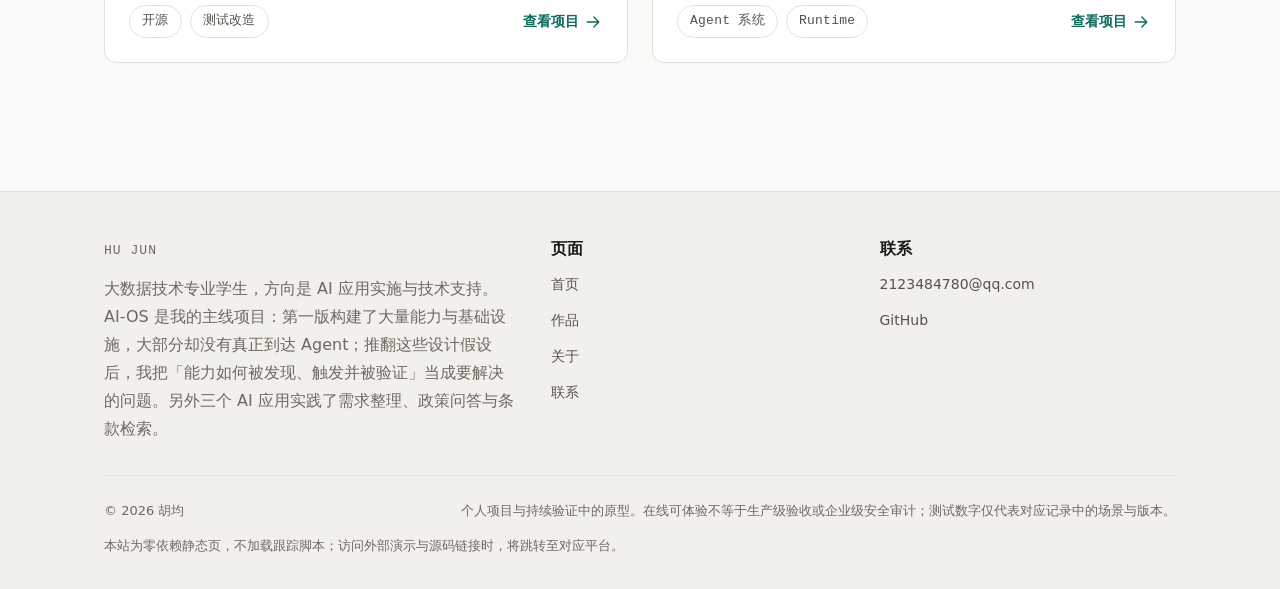
<file: projects.html>
<!DOCTYPE html>
<html lang="zh-CN" data-accent="teal">
  <head>
    <meta charset="utf-8" />
    <meta name="viewport" content="width=device-width, initial-scale=1" />
    <title>作品 · 胡均</title>
    <meta
      name="description"
      content="胡均的作品集：AI-OS 主线项目、Dify 开源贡献、AI 顾问、游客版政策咨询、顾问版查条款，分成「应用交付」与「方法与开源」两组。"
    />
    <link rel="canonical" href="https://huyanzhu.github.io/portfolio/projects.html" />
    <meta name="author" content="胡均" />
    <meta name="theme-color" content="#faf9f7" />
    <meta name="color-scheme" content="light dark" />
    <meta property="og:type" content="website" />
    <meta property="og:title" content="作品 · 胡均" />
    <meta property="og:description" content="4 个项目：3 个可点开的 AI 应用 + 1 个被推翻又重做的主线项目。" />
    <meta property="og:url" content="https://huyanzhu.github.io/portfolio/projects.html" />
    <link rel="icon" href="assets/img/favicon.svg" type="image/svg+xml" />
    <link rel="manifest" href="site.webmanifest" />
    <link rel="stylesheet" href="assets/css/tokens.css" />
    <link rel="stylesheet" href="assets/css/site.css" />
    <script>
      (function () {
        try {
          var query = /[?&]theme=(dark|light)/.exec(window.location.search);
          var t = query ? query[1] : window.localStorage.getItem("portfolio.theme");
          if (t !== "light" && t !== "dark") {
            t =
              window.matchMedia && window.matchMedia("(prefers-color-scheme: dark)").matches
                ? "dark"
                : "light";
          }
          document.documentElement.setAttribute("data-theme", t);
        } catch (err) {
          /* 读取失败时保持 CSS 默认（跟随系统） */
        }
        document.documentElement.setAttribute("data-js", "true");
      })();
    </script>
  </head>

  <body data-page="作品">
    <a class="skip-link" href="#main">跳到主要内容</a>

    <header class="nav">
      <div class="container nav__inner">
        <a class="brand" href="index.html">
          <span class="brand__mark" data-bind="profile.initials">HJ</span>
          <span class="brand__text">
            <span data-bind="profile.name">胡均</span>
            <span class="brand__sub" data-bind="profile.headline">AI 应用实施 · 技术支持</span>
          </span>
        </a>

        <nav class="nav__links" aria-label="主导航" data-render="nav-links">
          <a class="nav__link" data-nav-link href="index.html">首页</a>
          <a class="nav__link" data-nav-link href="projects.html">作品</a>
          <a class="nav__link" data-nav-link href="about.html">关于</a>
          <a class="nav__link" data-nav-link href="contact.html">联系</a>
        </nav>

        <div class="nav__actions">
          <button
            class="btn btn--icon"
            type="button"
            data-theme-toggle
            aria-label="切换主题"
          >
            <svg class="icon" data-theme-icon="light" viewBox="0 0 24 24" aria-hidden="true">
              <circle cx="12" cy="12" r="4" />
              <path d="M12 2v2M12 20v2M2 12h2M20 12h2M5 5l1.5 1.5M17.5 17.5L19 19M19 5l-1.5 1.5M6.5 17.5L5 19" />
            </svg>
            <svg class="icon" data-theme-icon="dark" viewBox="0 0 24 24" aria-hidden="true" hidden>
              <path d="M20 14.5A8 8 0 0 1 9.5 4a8.5 8.5 0 1 0 10.5 10.5z" />
            </svg>
          </button>
          <button
            class="btn btn--icon nav__toggle"
            type="button"
            data-nav-toggle
            aria-expanded="false"
            aria-controls="nav-panel"
            aria-label="打开导航菜单"
          >
            <svg class="icon" viewBox="0 0 24 24" aria-hidden="true">
              <path d="M4 7h16M4 12h16M4 17h16" />
            </svg>
          </button>
        </div>
      </div>

      <div class="nav__panel" id="nav-panel" data-nav-panel hidden>
        <div class="container">
          <ul data-render="nav-panel">
            <li><a data-nav-link href="index.html">首页</a></li>
            <li><a data-nav-link href="projects.html">作品</a></li>
            <li><a data-nav-link href="about.html">关于</a></li>
            <li><a data-nav-link href="contact.html">联系</a></li>
          </ul>
        </div>
      </div>
    </header>

    <main id="main" tabindex="-1">
      <div class="page-head">
        <div class="container stack">
          <p class="eyebrow">作品集</p>
          <h1>做过什么，以及为什么这么做</h1>
          <p class="lede">
            五个案例分别展示需求澄清、政策问答、条款检索、Agent 工作环境设计，以及一个开源贡献——把 Dify 的测试从 mock 搬到真实 SQLite。我更关注的不只是
            功能能否实现，还包括边界是否清晰、结果能否验证，以及系统在真实使用中是否有效。
          </p>
        </div>
      </div>

      <section class="section section--tight">
        <div class="container">
          <div class="section-head">
            <h2>应用交付</h2>
            <p class="mono muted">能点开、能复跑</p>
          </div>
          <div class="grid grid--3" data-render="group-apps">
            <a class="project-card" href="projects.html">
              <div class="project-card__media"></div>
              <div class="project-card__body">
                <div class="project-card__top"><h3 class="project-card__title">作品加载中</h3></div>
                <p class="project-card__summary">如果没有看到作品列表，说明页面脚本未能运行，可直接刷新重试。</p>
              </div>
            </a>
          </div>

          <div class="section-head" data-lab-head>
            <h2>方法与开源</h2>
            <p class="mono muted">讲判断，也给公开证据</p>
            <p class="muted">为什么单独放：这两个案例不靠产品演示说话——AI-OS 价值未证但决定了我怎么工作；Dify 贡献用 5 个公开 PR（4 个已合并）说话。</p>
          </div>
          <div class="grid grid--2" data-render="group-lab">
            <a class="project-card" href="projects.html">
              <div class="project-card__media"></div>
              <div class="project-card__body">
                <div class="project-card__top"><h3 class="project-card__title">作品加载中</h3></div>
                <p class="project-card__summary">没有看到内容说明脚本未运行，刷新重试。</p>
              </div>
            </a>
          </div>
        </div>
      </section>
    </main>

    <footer class="footer">
      <div class="container">
        <div class="footer__grid">
          <div>
            <p class="eyebrow" data-bind="profile.latinName">Hu Jun</p>
            <p class="muted mt-3" data-bind="profile.bioShort">AI 应用实施 · 技术支持</p>
          </div>
          <div>
            <h2>页面</h2>
            <ul data-render="footer-nav">
              <li><a href="index.html">首页</a></li>
              <li><a href="projects.html">作品</a></li>
              <li><a href="about.html">关于</a></li>
              <li><a href="contact.html">联系</a></li>
            </ul>
          </div>
          <div>
            <h2>联系</h2>
            <ul>
              <li>
                <a href="mailto:2123484780@qq.com" data-contact="email-link">2123484780@qq.com</a>
              </li>
              <li><a href="https://github.com/huyanzhu" rel="noopener" target="_blank">GitHub</a></li>
            </ul>
          </div>
        </div>

        <div class="footer__bottom">
          <p>© <span data-year>2026</span> <span data-bind="profile.name">胡均</span></p>
          <p class="footer__note">
            <span data-sample-notice>个人项目与持续验证中的原型。</span>
          </p>
          <p data-footer-note>本站为零依赖静态页：无跟踪脚本、无第三方请求。</p>
        </div>
      </div>
    </footer>

    <div class="toast" data-toast role="status" hidden></div>

    <script src="assets/js/content.js"></script>
    <script src="assets/js/site.js"></script>
  </body>
</html>
</file>
<file: assets/css/tokens.css>
/* =============================================================================
   tokens.css — 设计令牌（单一来源）
   个人作品集站 · 静态零依赖
   规则：页面/组件只使用语义令牌（--bg / --text / --accent ...），
        不出现硬编码 hex；换肤 = 只改本文件。
   刻度：间距 4→128（8px 栅格为主）· 圆角 sm8 / md12 / lg16 / pill
        动效统一 300ms cubic-bezier(.22,1,.36,1)，全部受 reduced-motion 约束。
   ============================================================================= */

:root {
  /* ---- 字体族 ---------------------------------------------------------- */
  --font-sans: system-ui, -apple-system, "Segoe UI", "PingFang SC",
    "Hiragino Sans GB", "Microsoft YaHei", "Source Han Sans SC", sans-serif;
  --font-display: Georgia, "Times New Roman", "Songti SC", serif;
  --font-mono: ui-monospace, SFMono-Regular, "Cascadia Code", Consolas,
    "Liberation Mono", monospace;

  /* ---- 字号刻度（展示层流式，正文固定） -------------------------------- */
  --fs-xs: 0.8125rem;   /* 13 */
  --fs-sm: 0.875rem;    /* 14 */
  --fs-base: 1rem;      /* 16 */
  --fs-lg: 1.125rem;    /* 18 */
  --fs-xl: 1.375rem;    /* 22 */
  --fs-2xl: clamp(1.625rem, 1.4rem + 1.1vw, 2.125rem);
  --fs-3xl: clamp(2.25rem, 1.55rem + 3.2vw, 3.75rem);

  /* ---- 行高：展示紧、正文松（中文正文需要更大行距） -------------------- */
  --lh-tight: 1.14;
  --lh-base: 1.75;

  /* ---- 字距 ------------------------------------------------------------ */
  --ls-tight: -0.02em;
  --ls-wide: 0.08em;

  /* ---- 间距刻度（8px 栅格） -------------------------------------------- */
  --space-1: 4px;
  --space-2: 8px;
  --space-3: 12px;
  --space-4: 16px;
  --space-5: 24px;
  --space-6: 32px;
  --space-7: 48px;
  --space-8: 64px;
  --space-10: 128px;

  /* ---- 圆角（统一刻度，禁止混用自由值） -------------------------------- */
  --radius-sm: 8px;
  --radius-md: 12px;
  --radius-lg: 16px;
  --radius-pill: 999px;

  /* ---- 控件尺寸（触控目标下限，WCAG 2.5.5 建议 44px） ------------------ */
  --control-h: 44px;
  --size-mark: 28px;      /* 品牌方块 */
  --size-textarea: 132px; /* 留言框初始高度 */

  /* ---- 版式尺寸 -------------------------------------------------------- */
  --container: 1120px;
  --measure: 68ch;          /* 正文行长上限 */
  --gutter: clamp(20px, 4vw, 24px);
  --section-y: clamp(56px, 7vw, 104px);
  --section-y-tight: clamp(40px, 5vw, 64px);
  --hero-y-top: clamp(48px, 8vw, 112px);
  --hero-y-bottom: clamp(40px, 6vw, 80px);
  --page-head-y: clamp(40px, 6vw, 72px);
  --nav-h: 64px;

  /* ---- 动效 ------------------------------------------------------------ */
  --ease-out: cubic-bezier(0.22, 1, 0.36, 1);
  --motion-fast: 150ms;
  --motion-base: 300ms;
  --motion-slow: 600ms;
  --stagger: 80ms;

  /* ---- 层级 ------------------------------------------------------------ */
  --z-nav: 100;
  --z-toast: 200;

  /* ---- 浅色主题语义色（暖中性 + 单一松绿强调） ------------------------- */
  --bg: #faf9f7;
  --bg-subtle: #f2f0ec;
  --surface: #ffffff;
  --surface-2: #f7f6f3;
  --border: #e4e1da;
  --border-strong: #8f8a80;   /* 功能性边框（输入框/按钮/焦点相关）：对底色 >= 3:1 */
  --text: #1c1b19;           /* 近黑，非纯黑 */
  --text-secondary: #55524c;
  --text-muted: #6e6960;
  --accent: #0f6b5c;
  --accent-hover: #0b5449;
  --accent-soft: #e6f1ee;
  --accent-contrast: #ffffff;
  --danger: #b3261e;
  --focus-ring: #0f6b5c;

  /* ---- 阴影：分层低透明着色，非单层硬黑 -------------------------------- */
  --shadow-sm: 0 1px 2px rgba(28, 27, 25, 0.05),
    0 1px 1px rgba(28, 27, 25, 0.04);
  --shadow-md: 0 2px 4px rgba(28, 27, 25, 0.05),
    0 8px 20px -8px rgba(28, 27, 25, 0.12);
  --shadow-lg: 0 4px 8px rgba(28, 27, 25, 0.06),
    0 20px 40px -16px rgba(28, 27, 25, 0.18);

  color-scheme: light;
}

/* ---- 深色主题：显式选择 或 系统偏好（未被显式覆盖时） ------------------- */
:root[data-theme="dark"] {
  --bg: #14120e;
  --bg-subtle: #1b1815;
  --surface: #1c1a16;
  --surface-2: #221f1a;
  --border: #2e2a24;
  --border-strong: #78705f;   /* 深色下同样满足非文字对比度 >= 3:1 */
  --text: #f0ede7;
  --text-secondary: #b9b3a8;
  --text-muted: #8c877d;
  --accent: #63c9b4;
  --accent-hover: #86d8c6;
  --accent-soft: #17302b;
  --accent-contrast: #0b1f1a;
  --danger: #f2b8b5;
  --focus-ring: #63c9b4;
  --shadow-sm: 0 1px 2px rgba(0, 0, 0, 0.4), 0 1px 1px rgba(0, 0, 0, 0.3);
  --shadow-md: 0 2px 4px rgba(0, 0, 0, 0.35), 0 8px 20px -8px rgba(0, 0, 0, 0.55);
  --shadow-lg: 0 4px 8px rgba(0, 0, 0, 0.4), 0 20px 40px -16px rgba(0, 0, 0, 0.7);
  color-scheme: dark;
}

@media (prefers-color-scheme: dark) {
  :root:not([data-theme="light"]) {
    --bg: #14120e;
    --bg-subtle: #1b1815;
    --surface: #1c1a16;
    --surface-2: #221f1a;
    --border: #2e2a24;
    --border-strong: #78705f;
    --text: #f0ede7;
    --text-secondary: #b9b3a8;
    --text-muted: #8c877d;
    --accent: #63c9b4;
    --accent-hover: #86d8c6;
    --accent-soft: #17302b;
    --accent-contrast: #0b1f1a;
    --danger: #f2b8b5;
    --focus-ring: #63c9b4;
    --shadow-sm: 0 1px 2px rgba(0, 0, 0, 0.4), 0 1px 1px rgba(0, 0, 0, 0.3);
    --shadow-md: 0 2px 4px rgba(0, 0, 0, 0.35),
      0 8px 20px -8px rgba(0, 0, 0, 0.55);
    --shadow-lg: 0 4px 8px rgba(0, 0, 0, 0.4),
      0 20px 40px -16px rgba(0, 0, 0, 0.7);
    color-scheme: dark;
  }
}

/* ---- 动效收敛：用户要求减少动效时，所有时长归零（统一兜底） ------------- */
@media (prefers-reduced-motion: reduce) {
  :root {
    --motion-fast: 0ms;
    --motion-base: 0ms;
    --motion-slow: 0ms;
    --stagger: 0ms;
  }
}

/* ---- 强调色预设：<html data-accent="teal|indigo|clay"> 可换品牌色 -------- */
:root[data-accent="indigo"] {
  --accent: #2f4fb8;
  --accent-hover: #243d92;
  --accent-soft: #e8ecfa;
  --focus-ring: #2f4fb8;
}
:root[data-accent="clay"] {
  --accent: #9a4a1f;
  --accent-hover: #7c3a17;
  --accent-soft: #f7ece4;
  --focus-ring: #9a4a1f;
}
:root[data-theme="dark"][data-accent="indigo"],
:root[data-accent="indigo"]:where([data-theme="dark"]) {
  --accent: #93a8ff;
  --accent-hover: #b3c2ff;
  --accent-soft: #1b2140;
  --accent-contrast: #0e1430;
  --focus-ring: #93a8ff;
}
:root[data-theme="dark"][data-accent="clay"] {
  --accent: #e2a077;
  --accent-hover: #eeb894;
  --accent-soft: #33231a;
  --accent-contrast: #2a1608;
  --focus-ring: #e2a077;
}
@media (prefers-color-scheme: dark) {
  :root:not([data-theme="light"])[data-accent="indigo"] {
    --accent: #93a8ff;
    --accent-hover: #b3c2ff;
    --accent-soft: #1b2140;
    --accent-contrast: #0e1430;
    --focus-ring: #93a8ff;
  }
  :root:not([data-theme="light"])[data-accent="clay"] {
    --accent: #e2a077;
    --accent-hover: #eeb894;
    --accent-soft: #33231a;
    --accent-contrast: #2a1608;
    --focus-ring: #e2a077;
  }
}
</file>
<file: assets/css/site.css>
/* =============================================================================
   site.css — 基元 + 组件（只消费 tokens.css 的语义令牌）
   结构：reset → base → layout → nav → hero → button → tag → card → timeline
        → empty → form → footer → prose → motion → print
   ============================================================================= */

/* ---------------------------------------------------------------- reset -- */
*,
*::before,
*::after {
  box-sizing: border-box;
}

/* 作者样式里的 display（如 .empty{display:flex}）会盖掉 UA 的 [hidden]{display:none}，
   SVG 元素同理（svg{display:block}）—— 这里显式兜底：
   JS 用 hidden 控制显隐的元素必须真的隐藏。 */
[hidden] {
  display: none !important;
}

html {
  -webkit-text-size-adjust: 100%;
  scroll-behavior: smooth;
  scroll-padding-top: calc(var(--nav-h) + var(--space-5));
}

body {
  margin: 0;
  background: var(--bg);
  color: var(--text);
  font-family: var(--font-sans);
  font-size: var(--fs-base);
  line-height: var(--lh-base);
  overflow-wrap: break-word; /* 长英文项目名 / URL 在窄屏不溢出 */
  -webkit-font-smoothing: antialiased;
  text-rendering: optimizeLegibility;
}

img,
svg {
  max-width: 100%;
  height: auto;
  display: block;
}

h1,
h2,
h3,
h4 {
  margin: 0;
  line-height: var(--lh-tight);
  letter-spacing: var(--ls-tight);
  font-weight: 700;
  text-wrap: balance;
}

p {
  margin: 0;
  text-wrap: pretty;
}

ul,
ol {
  margin: 0;
  padding: 0;
  list-style: none;
}

a {
  color: var(--accent);
  text-decoration-thickness: 1px;
  text-underline-offset: 3px;
}

a:hover {
  color: var(--accent-hover);
}

button {
  font: inherit;
  color: inherit;
}

hr {
  border: 0;
  border-top: 1px solid var(--border);
  margin: 0;
}

:focus-visible {
  outline: 2px solid var(--focus-ring);
  outline-offset: 2px;
  border-radius: var(--radius-sm);
}

::selection {
  background: var(--accent-soft);
  color: var(--text);
}

/* ----------------------------------------------------------------- base -- */
.skip-link {
  position: absolute;
  left: var(--space-4);
  top: calc(-1 * var(--space-10));
  z-index: calc(var(--z-nav) + 1);
  padding: var(--space-3) var(--space-4);
  background: var(--surface);
  color: var(--text);
  border: 1px solid var(--border-strong);
  border-radius: var(--radius-md);
  box-shadow: var(--shadow-md);
  transition: top var(--motion-fast) var(--ease-out);
}

.skip-link:focus {
  top: var(--space-4);
}

.visually-hidden {
  position: absolute;
  width: 1px;
  height: 1px;
  overflow: hidden;
  clip-path: inset(50%);
  white-space: nowrap;
}

.eyebrow {
  font-family: var(--font-mono);
  font-size: var(--fs-xs);
  letter-spacing: var(--ls-wide);
  text-transform: uppercase;
  color: var(--text-muted);
}

.lede {
  font-size: var(--fs-lg);
  color: var(--text-secondary);
  max-width: var(--measure);
}

.muted {
  color: var(--text-muted);
}

.mono {
  font-family: var(--font-mono);
  font-size: var(--fs-sm);
}

.text-sm {
  font-size: var(--fs-sm);
}

.text-xl {
  font-size: var(--fs-xl);
}

.mt-3 {
  margin-top: var(--space-3);
}

.display-name {
  font-weight: 700;
  font-size: var(--fs-3xl);
  line-height: var(--lh-tight);
  letter-spacing: -0.03em;
}

/* --------------------------------------------------------------- layout -- */
.container {
  width: 100%;
  max-width: var(--container);
  margin-inline: auto;
  padding-inline: var(--gutter);
}

.section {
  padding-block: var(--section-y);
}

.section--tight {
  padding-block: var(--section-y-tight);
}

.section--alt {
  background: var(--bg-subtle);
  border-block: 1px solid var(--border);
}

.section-head {
  display: flex;
  flex-wrap: wrap;
  align-items: baseline;
  justify-content: space-between;
  gap: var(--space-4);
  margin-bottom: var(--space-6);
}

.section-head h2 {
  font-size: var(--fs-2xl);
}

.stack {
  display: flex;
  flex-direction: column;
  gap: var(--space-4);
}

.stack--lg {
  gap: var(--space-6);
}

.grid {
  display: grid;
  gap: var(--space-5);
}

.grid--2 {
  grid-template-columns: repeat(auto-fit, minmax(280px, 1fr));
}

.grid--3 {
  grid-template-columns: repeat(auto-fill, minmax(272px, 1fr));
}

/* 「方法论实验」单卡：与上方三卡同宽，不撑满也不留 2/3 空白 */
[data-render='group-lab'] > .project-card {
  max-width: 560px;
}

.split {
  display: grid;
  gap: var(--space-7);
  align-items: start;
}

@media (min-width: 960px) {
  .split {
    grid-template-columns: 1.15fr 0.85fr;
  }
}

.rule {
  border-top: 1px solid var(--border);
  padding-top: var(--space-5);
}

/* ------------------------------------------------------------------ nav -- */
.nav {
  position: sticky;
  top: 0;
  z-index: var(--z-nav);
  background: var(--bg); /* 回退：不支持 color-mix 的浏览器用不透明底色 */
  background: color-mix(in srgb, var(--bg) 88%, transparent);
  backdrop-filter: blur(8px);
  border-bottom: 1px solid var(--border);
}

.nav__inner {
  display: flex;
  align-items: center;
  gap: var(--space-4);
  min-height: var(--nav-h);
}

.brand {
  display: inline-flex;
  align-items: center;
  gap: var(--space-3);
  text-decoration: none;
  color: var(--text);
  font-weight: 700;
  letter-spacing: var(--ls-tight);
}

.brand:hover {
  color: var(--text);
}

.brand__mark {
  width: var(--size-mark);
  height: var(--size-mark);
  border-radius: var(--radius-sm);
  background: var(--accent);
  color: var(--accent-contrast);
  display: grid;
  place-items: center;
  font-family: var(--font-display);
  font-size: var(--fs-sm);
  line-height: 1;
}

.brand__text {
  display: flex;
  flex-direction: column;
  line-height: 1.2;
}

.brand__sub {
  font-family: var(--font-mono);
  font-weight: 400;
  font-size: var(--fs-xs);
  color: var(--text-muted);
}

.nav__links {
  display: none;
  gap: var(--space-1);
  margin-inline-start: auto;
}

.nav__link {
  display: inline-flex;
  align-items: center;
  min-height: var(--control-h);
  padding-inline: var(--space-3);
  border-radius: var(--radius-sm);
  color: var(--text-secondary);
  text-decoration: none;
  font-size: var(--fs-sm);
  transition: background var(--motion-fast) var(--ease-out),
    color var(--motion-fast) var(--ease-out);
}

.nav__link:hover {
  background: var(--surface-2);
  color: var(--text);
}

.nav__link[aria-current="page"] {
  color: var(--text);
  background: var(--surface-2);
  font-weight: 600;
}

.nav__actions {
  display: flex;
  align-items: center;
  gap: var(--space-2);
  margin-inline-start: auto;
}

@media (min-width: 860px) {
  .nav__links {
    display: flex;
    margin-inline-start: var(--space-5);
  }

  .nav__actions {
    margin-inline-start: var(--space-5);
  }

  .nav__toggle {
    display: none;
  }
}

.nav__toggle {
  display: inline-flex;
  align-items: center;
  justify-content: center;
  width: var(--control-h);
  height: var(--control-h);
  background: var(--surface);
  border: 1px solid var(--border);
  border-radius: var(--radius-sm);
  cursor: pointer;
}

.nav__toggle:hover {
  border-color: var(--border-strong);
}

.icon {
  width: 20px;
  height: 20px;
  stroke: currentColor;
  stroke-width: 1.6;
  fill: none;
  stroke-linecap: round;
  stroke-linejoin: round;
}

/* SVG 元素上的主题图标同样依赖全局 [hidden] 规则（作者 display 会盖过 UA 规则） */

.nav__panel {
  border-top: 1px solid var(--border);
  background: var(--bg);
  padding-block: var(--space-3) var(--space-4);
}

.nav__panel ul {
  display: flex;
  flex-direction: column;
  gap: var(--space-1);
}

.nav__panel a {
  display: flex;
  align-items: center;
  min-height: var(--control-h);
  padding-inline: var(--space-3);
  border-radius: var(--radius-sm);
  color: var(--text-secondary);
  text-decoration: none;
}

.nav__panel a:hover,
.nav__panel a[aria-current="page"] {
  background: var(--surface-2);
  color: var(--text);
}

@media (min-width: 860px) {
  .nav__panel {
    display: none;
  }
}

/* ----------------------------------------------------------------- hero -- */
.hero {
  padding-block: var(--hero-y-top) var(--hero-y-bottom);
  border-bottom: 1px solid var(--border);
}

.hero__greeting {
  display: inline-flex;
  align-items: center;
  gap: var(--space-3);
  margin-bottom: var(--space-5);
}

.dot {
  width: 8px;
  height: 8px;
  border-radius: var(--radius-pill);
  background: var(--accent);
  flex: none;
}

.hero h1 {
  font-size: var(--fs-3xl);
  max-width: 18ch;
}

.hero__cn {
  display: block;
  font-size: var(--fs-2xl);
  font-weight: 700;
  letter-spacing: var(--ls-tight);
  margin-top: var(--space-2);
}

.hero__lede {
  margin-top: var(--space-5);
}

.hero__cta {
  display: flex;
  flex-wrap: wrap;
  gap: var(--space-3);
  margin-top: var(--space-6);
}

/* 详情页顶部：在线体验主入口（跟着 .stack 的 gap 排，不再额外加 margin） */
.detail-cta {
  display: flex;
  flex-wrap: wrap;
  align-items: center;
  gap: var(--space-3);
}

.hero__aside {
  display: flex;
  flex-direction: column;
  gap: var(--space-4);
}

.facts {
  display: grid;
  grid-template-columns: repeat(auto-fit, minmax(132px, 1fr));
  gap: var(--space-4);
  padding: var(--space-5);
  background: var(--surface);
  border: 1px solid var(--border);
  border-radius: var(--radius-lg);
  box-shadow: var(--shadow-sm);
}

.facts__item dt {
  font-family: var(--font-mono);
  font-size: var(--fs-xs);
  color: var(--text-muted);
  letter-spacing: 0.04em;
}

.facts__item dd {
  margin: var(--space-2) 0 0;
  font-size: var(--fs-xl);
  font-weight: 700;
  letter-spacing: var(--ls-tight);
}

.facts__item dd span {
  font-size: var(--fs-sm);
  font-weight: 400;
  color: var(--text-secondary);
  margin-inline-start: var(--space-1);
}

/* --------------------------------------------------------------- button -- */
.btn {
  display: inline-flex;
  align-items: center;
  justify-content: center;
  gap: var(--space-2);
  min-height: var(--control-h);
  padding: var(--space-3) var(--space-5);
  border: 1px solid transparent;
  border-radius: var(--radius-md);
  background: var(--surface-2);
  color: var(--text);
  font-size: var(--fs-sm);
  font-weight: 600;
  text-decoration: none;
  cursor: pointer;
  transition: transform var(--motion-fast) var(--ease-out),
    background var(--motion-fast) var(--ease-out),
    border-color var(--motion-fast) var(--ease-out),
    box-shadow var(--motion-fast) var(--ease-out);
}

.btn:hover {
  transform: translateY(-1px);
}

.btn:active {
  transform: scale(0.97);
}

.btn--primary {
  background: var(--accent);
  color: var(--accent-contrast);
  box-shadow: var(--shadow-sm);
}

.btn--primary:hover {
  background: var(--accent-hover);
  color: var(--accent-contrast);
}

.btn--ghost {
  background: transparent;
  border-color: var(--border-strong);
  color: var(--text);
}

.btn--ghost:hover {
  background: var(--surface-2);
  border-color: var(--text-muted);
}

.btn--icon {
  width: var(--control-h);
  min-height: var(--control-h);
  padding: 0;
  background: var(--surface);
  border-color: var(--border-strong);
}

.btn--icon:hover {
  border-color: var(--border-strong);
  background: var(--surface-2);
}

.btn__label {
  white-space: nowrap;
}

/* ------------------------------------------------------------------ tag -- */
.tag-list {
  display: flex;
  flex-wrap: wrap;
  gap: var(--space-2);
}

.tag {
  display: inline-flex;
  align-items: center;
  gap: var(--space-1);
  padding: var(--space-1) var(--space-3);
  border-radius: var(--radius-pill);
  border: 1px solid var(--border);
  background: var(--surface);
  color: var(--text-secondary);
  font-size: var(--fs-xs);
  font-family: var(--font-mono);
  letter-spacing: 0.02em;
}

.tag--accent {
  border-color: transparent;
  background: var(--accent-soft);
  color: var(--accent);
}

/* ----------------------------------------------------------------- card -- */
.card {
  display: flex;
  flex-direction: column;
  gap: var(--space-4);
  padding: var(--space-5);
  background: var(--surface);
  border: 1px solid var(--border);
  border-radius: var(--radius-md);
  color: var(--text); /* 卡片可能是 <a>，避免整卡文字继承链接色 */
}

.project-card {
  display: flex;
  flex-direction: column;
  background: var(--surface);
  border: 1px solid var(--border);
  border-radius: var(--radius-md);
  overflow: hidden;
  text-decoration: none;
  color: var(--text);
  transition: transform var(--motion-base) var(--ease-out),
    box-shadow var(--motion-base) var(--ease-out),
    border-color var(--motion-base) var(--ease-out);
}

.project-card:hover {
  transform: translateY(-2px);
  border-color: var(--border-strong);
  box-shadow: var(--shadow-md);
  color: var(--text);
}

.project-card__media {
  aspect-ratio: 16 / 10;
  background: var(--surface-2);
  border-bottom: 1px solid var(--border);
  overflow: hidden;
}

.project-card__media img {
  width: 100%;
  height: 100%;
  object-fit: cover;
  object-position: top center;
}

.project-card__body {
  display: flex;
  flex-direction: column;
  gap: var(--space-3);
  padding: var(--space-5);
  flex: 1;
}

.project-card__top {
  display: flex;
  align-items: baseline;
  justify-content: space-between;
  gap: var(--space-3);
}

.project-card__title {
  font-size: var(--fs-lg);
  min-width: 0; /* 允许长标题收缩换行，而不是把年份挤出卡片 */
}

.project-card__year {
  font-family: var(--font-mono);
  font-size: var(--fs-xs);
  color: var(--text-muted);
  flex: none;
}

.project-card__summary {
  color: var(--text-secondary);
  font-size: var(--fs-sm);
  line-height: var(--lh-base);
}

.project-card__foot {
  display: flex;
  align-items: center;
  justify-content: space-between;
  gap: var(--space-3);
  margin-top: auto;
  padding-top: var(--space-2);
}

.project-card__more {
  display: inline-flex;
  align-items: center;
  gap: var(--space-1);
  font-size: var(--fs-sm);
  font-weight: 600;
  color: var(--accent);
}

.capability {
  display: flex;
  flex-direction: column;
  gap: var(--space-3);
  padding: var(--space-5);
  border: 1px solid var(--border);
  border-radius: var(--radius-md);
  background: var(--bg);
}

.capability__index {
  font-family: var(--font-mono);
  font-size: var(--fs-xs);
  color: var(--accent);
}

.capability h3 {
  font-size: var(--fs-lg);
}

.capability p {
  color: var(--text-secondary);
  font-size: var(--fs-sm);
}

/* ------------------------------------------------------------- timeline -- */
.timeline {
  display: flex;
  flex-direction: column;
  gap: var(--space-5);
  border-inline-start: 1px solid var(--border);
  padding-inline-start: var(--space-5);
}

.timeline__item {
  position: relative;
}

.timeline__item::before {
  content: "";
  position: absolute;
  inset-inline-start: calc(-1 * var(--space-5) - var(--space-1));
  top: var(--space-2);
  width: 8px;
  height: 8px;
  border-radius: var(--radius-pill);
  background: var(--border-strong);
}

.timeline__item--current::before {
  background: var(--accent);
}

.timeline__period {
  font-family: var(--font-mono);
  font-size: var(--fs-xs);
  color: var(--text-muted);
}

.timeline__role {
  font-size: var(--fs-base);
  margin-top: var(--space-1);
}

.timeline__org {
  color: var(--text-secondary);
  font-size: var(--fs-sm);
}

.timeline__points {
  margin-top: var(--space-3);
  display: flex;
  flex-direction: column;
  gap: var(--space-2);
  color: var(--text-secondary);
  font-size: var(--fs-sm);
}

.timeline__points li {
  padding-inline-start: var(--space-4);
  position: relative;
}

.timeline__points li::before {
  content: "";
  position: absolute;
  inset-inline-start: 0;
  top: 0.72em;
  width: 6px;
  height: 6px;
  border-radius: var(--radius-pill);
  background: var(--accent);
  opacity: 0.55;
}

/* ---------------------------------------------------------------- empty -- */
.empty {
  display: flex;
  flex-direction: column;
  align-items: center;
  justify-content: center;
  text-align: center;
  gap: var(--space-3);
  padding: var(--space-8) var(--space-5);
  border: 1px dashed var(--border-strong);
  border-radius: var(--radius-md);
  background: var(--surface-2);
}

.empty__icon {
  width: 40px;
  height: 40px;
  color: var(--text-muted);
  opacity: 0.5;
}

.empty h1,
.empty h3 {
  font-size: var(--fs-lg);
  color: var(--text-secondary);
}

.empty p {
  font-size: var(--fs-sm);
  color: var(--text-muted);
  max-width: 36ch;
}

.empty .btn {
  margin-top: var(--space-1);
}

/* ----------------------------------------------------------------- form -- */
.form {
  display: flex;
  flex-direction: column;
  gap: var(--space-5);
}

.field {
  display: flex;
  flex-direction: column;
  gap: var(--space-3);
}

.field label {
  font-size: var(--fs-sm);
  font-weight: 600;
}

.field input,
.field textarea {
  width: 100%;
  padding: var(--space-3) var(--space-4);
  font: inherit;
  color: var(--text);
  background: var(--surface);
  border: 1px solid var(--border-strong);
  border-radius: var(--radius-sm);
  transition: border-color var(--motion-fast) var(--ease-out),
    box-shadow var(--motion-fast) var(--ease-out);
}

.field textarea {
  min-height: var(--size-textarea);
  resize: vertical;
}

.field input:hover,
.field textarea:hover {
  border-color: var(--border-strong);
}

.field input:focus-visible,
.field textarea:focus-visible {
  outline: none;
  border-color: var(--accent);
  box-shadow: 0 0 0 3px color-mix(in srgb, var(--accent) 20%, transparent);
}

.field__hint {
  font-size: var(--fs-xs);
  color: var(--text-muted);
}

/* 必填标识：视觉提示（可访问性语义由 required 属性提供） */
.field__required {
  margin-inline-start: var(--space-2);
  font-size: var(--fs-xs);
  font-weight: 400;
  color: var(--text-muted);
}

.field__error {
  font-size: var(--fs-xs);
  color: var(--danger);
}

.field[data-invalid="true"] input,
.field[data-invalid="true"] textarea {
  border-color: var(--danger);
}

.form__status {
  font-size: var(--fs-sm);
  color: var(--text-secondary);
  min-height: 1.5em;
}

.contact-row {
  display: flex;
  align-items: center;
  justify-content: space-between;
  gap: var(--space-4);
  padding: var(--space-4) 0;
  border-bottom: 1px solid var(--border);
}

.contact-row:last-of-type {
  border-bottom: 0;
}

.contact-row__label {
  font-family: var(--font-mono);
  font-size: var(--fs-xs);
  color: var(--text-muted);
  letter-spacing: 0.04em;
  text-transform: uppercase;
}

.contact-row__value {
  font-size: var(--fs-base);
  margin-top: var(--space-1);
  word-break: break-word;
}

.contact-row__action {
  flex: none;
}

/* --------------------------------------------------------------- footer -- */
.footer {
  border-top: 1px solid var(--border);
  background: var(--bg-subtle);
  padding-block: var(--space-7) var(--space-6);
  margin-top: var(--space-8);
}

.footer__grid {
  display: grid;
  gap: var(--space-6);
}

@media (min-width: 720px) {
  .footer__grid {
    grid-template-columns: 1.4fr 1fr 1fr;
  }
}

.footer h2 {
  font-size: var(--fs-base);
  letter-spacing: 0;
  color: var(--text);
  margin-bottom: var(--space-3);
}

.footer ul {
  display: flex;
  flex-direction: column;
  gap: var(--space-2);
}

.footer a {
  color: var(--text-secondary);
  text-decoration: none;
  font-size: var(--fs-sm);
}

.footer a:hover {
  color: var(--accent);
  text-decoration: underline;
}

.footer__bottom {
  display: flex;
  flex-wrap: wrap;
  justify-content: space-between;
  gap: var(--space-3);
  margin-top: var(--space-6);
  padding-top: var(--space-5);
  border-top: 1px solid var(--border);
  font-size: var(--fs-xs);
  color: var(--text-muted);
}

.footer__note {
  display: inline-flex;
  align-items: center;
  gap: var(--space-2);
}

/* ---------------------------------------------------------------- prose -- */
.prose {
  max-width: var(--measure);
  display: flex;
  flex-direction: column;
  gap: var(--space-4);
  color: var(--text-secondary);
}

.prose h2 {
  font-size: var(--fs-xl);
  color: var(--text);
  margin-top: var(--space-5);
}

.prose h3 {
  font-size: var(--fs-base);
  color: var(--text);
  margin-top: var(--space-4);
}

.prose ul {
  display: flex;
  flex-direction: column;
  gap: var(--space-2);
}

.prose ul li {
  position: relative;
  padding-inline-start: var(--space-4);
}

.prose ul li::before {
  content: "";
  position: absolute;
  inset-inline-start: 0;
  top: 0.72em;
  width: 6px;
  height: 6px;
  border-radius: var(--radius-pill);
  background: var(--accent);
  opacity: 0.55;
}

.bullet-list {
  display: flex;
  flex-direction: column;
  gap: var(--space-3);
  color: var(--text-secondary);
  font-size: var(--fs-sm);
}

.bullet-list li {
  position: relative;
  padding-inline-start: var(--space-4);
}

.bullet-list li::before {
  content: "";
  position: absolute;
  inset-inline-start: 0;
  top: 0.72em;
  width: 6px;
  height: 6px;
  border-radius: var(--radius-pill);
  background: var(--accent);
  opacity: 0.55;
}

.page-head {
  padding-block: var(--page-head-y) var(--space-6);
  border-bottom: 1px solid var(--border);
}

/* page-head 内部各元素间距统一由 .stack 的 gap 提供（页面里 .container 同时带 stack 类），
   所以这里不再给 h1 / p 单独的 margin，避免 gap 与 margin 叠加成双倍间距。 */
.page-head h1 {
  font-size: var(--fs-2xl);
}

.meta-grid {
  display: grid;
  grid-template-columns: repeat(auto-fit, minmax(140px, 1fr));
  gap: var(--space-5);
  padding: var(--space-5);
  background: var(--surface);
  border: 1px solid var(--border);
  border-radius: var(--radius-md);
}

.meta-grid dt {
  font-family: var(--font-mono);
  font-size: var(--fs-xs);
  color: var(--text-muted);
  letter-spacing: 0.04em;
  text-transform: uppercase;
}

.meta-grid dd {
  margin: var(--space-2) 0 0;
  font-size: var(--fs-sm);
}

.hero-figure {
  border: 1px solid var(--border);
  border-radius: var(--radius-lg);
  overflow: hidden;
  background: var(--surface-2);
}

.hero-figure figcaption {
  padding: var(--space-3) var(--space-4);
  font-size: var(--fs-xs);
  color: var(--text-muted);
  border-top: 1px solid var(--border);
}

.link-arrow {
  display: inline-flex;
  align-items: center;
  gap: var(--space-2);
  font-weight: 600;
  text-decoration: none;
}

/* 首页 hero-card 里的每个在线应用：链接 + 一句简介 */
.hero-app {
  display: flex;
  flex-direction: column;
  gap: var(--space-1);
}

.hero-app__desc {
  font-size: var(--fs-xs);
  color: var(--text-muted);
}

.link-arrow .icon {
  width: 16px;
  height: 16px;
  transition: transform var(--motion-fast) var(--ease-out);
}

.link-arrow:hover .icon {
  transform: translateX(2px);
}

.pager {
  display: flex;
  flex-wrap: wrap;
  justify-content: space-between;
  gap: var(--space-4);
  margin-top: var(--space-7);
  padding-top: var(--space-5);
  border-top: 1px solid var(--border);
}

/* --------------------------------------------------------------- motion -- */
/* 入场动效只在 JS 可用时启用：脚本被拦截或加载失败时，内容照常可见（渐进增强） */
:root[data-js="true"] .reveal {
  opacity: 0;
  transform: translateY(8px);
  transition: opacity var(--motion-slow) var(--ease-out),
    transform var(--motion-slow) var(--ease-out);
  transition-delay: var(--reveal-delay, 0ms);
}

:root[data-js="true"] .reveal.is-visible {
  opacity: 1;
  transform: none;
}

/* 阶梯延迟由令牌统一决定（--stagger 是唯一来源，JS 不再计算延迟） */
.grid > .reveal:nth-child(2) {
  --reveal-delay: var(--stagger);
}

.grid > .reveal:nth-child(3) {
  --reveal-delay: calc(var(--stagger) * 2);
}

.grid > .reveal:nth-child(4) {
  --reveal-delay: calc(var(--stagger) * 3);
}

.grid > .reveal:nth-child(5) {
  --reveal-delay: calc(var(--stagger) * 4);
}

.grid > .reveal:nth-child(6) {
  --reveal-delay: calc(var(--stagger) * 5);
}

@media (prefers-reduced-motion: reduce) {
  :root[data-js="true"] .reveal {
    opacity: 1;
    transform: none;
  }

  .project-card:hover,
  .btn:hover {
    transform: none;
  }
}

.toast {
  position: fixed;
  inset-inline: 0;
  bottom: var(--space-5);
  z-index: var(--z-toast);
  display: flex;
  justify-content: center;
  pointer-events: none;
}

.toast__body {
  display: inline-flex;
  align-items: center;
  gap: var(--space-2);
  padding: var(--space-3) var(--space-5);
  background: var(--text);
  color: var(--bg);
  border-radius: var(--radius-pill);
  font-size: var(--fs-sm);
  box-shadow: var(--shadow-lg);
  animation: toast-in var(--motion-base) var(--ease-out);
}

@keyframes toast-in {
  from {
    opacity: 0;
    transform: translateY(8px);
  }
  to {
    opacity: 1;
    transform: none;
  }
}

/* ---------------------------------------------------------------- print -- */
@media print {
  .nav,
  .footer__grid,
  .toast,
  .skip-link,
  .hero__cta,
  .pager {
    display: none !important;
  }

  /* 打印时无论滚动位置都要看到内容，且不依赖屏幕主题（深色主题下也打白底黑字） */
  .reveal {
    opacity: 1 !important;
    transform: none !important;
  }

  :root,
  :root[data-theme="dark"] {
    --bg: #ffffff;
    --bg-subtle: #ffffff;
    --surface: #ffffff;
    --surface-2: #ffffff;
    --text: #000000;
    --text-secondary: #333333;
    --text-muted: #555555;
    --border: #999999;
    --border-strong: #666666;
    --accent: #000000;
    --accent-hover: #000000;
    --accent-soft: #f0f0f0;
    --accent-contrast: #ffffff;
    --shadow-sm: none;
    --shadow-md: none;
    --shadow-lg: none;
  }

  body {
    background: #fff;
    color: #000;
    font-size: 11pt;
  }

  .section,
  .hero {
    padding-block: 12pt;
  }

  .project-card,
  .card,
  .facts,
  .meta-grid {
    border-color: #999;
    box-shadow: none;
    break-inside: avoid;
  }

  a[href^="http"]::after {
    content: " (" attr(href) ")";
    font-size: 9pt;
    color: #444;
  }
}


/* 首页 · 可核验证据条（结果要能被看到） */
.evidence {
  padding: var(--space-5);
  border: 1px solid var(--border);
  border-radius: var(--radius-md);
  background: var(--surface);
}
.evidence__value {
  font-family: var(--font-display);
  font-size: var(--fs-2xl);
  line-height: var(--lh-tight);
  color: var(--accent);
  letter-spacing: var(--ls-tight);
}
.evidence__label {
  margin-top: var(--space-2);
  font-weight: 600;
}
.evidence__note {
  margin-top: var(--space-1);
  color: var(--text-muted);
  font-size: var(--fs-sm);
}


/* 详情页 · 实现链路（证据链的可视化） */
.flow {
  list-style: none;
  counter-reset: flow;
  display: flex;
  flex-wrap: wrap;
  gap: var(--space-2);
  margin: var(--space-3) 0 var(--space-4);
  padding: 0;
}
.flow__step {
  counter-increment: flow;
  padding: var(--space-2) var(--space-3);
  border: 1px solid var(--border);
  border-radius: var(--radius-pill);
  background: var(--surface-2);
  font-size: var(--fs-sm);
  line-height: var(--lh-base);
}
.flow__step::before {
  content: counter(flow) " ";
  color: var(--accent);
  font-family: var(--font-mono);
}
</file>
